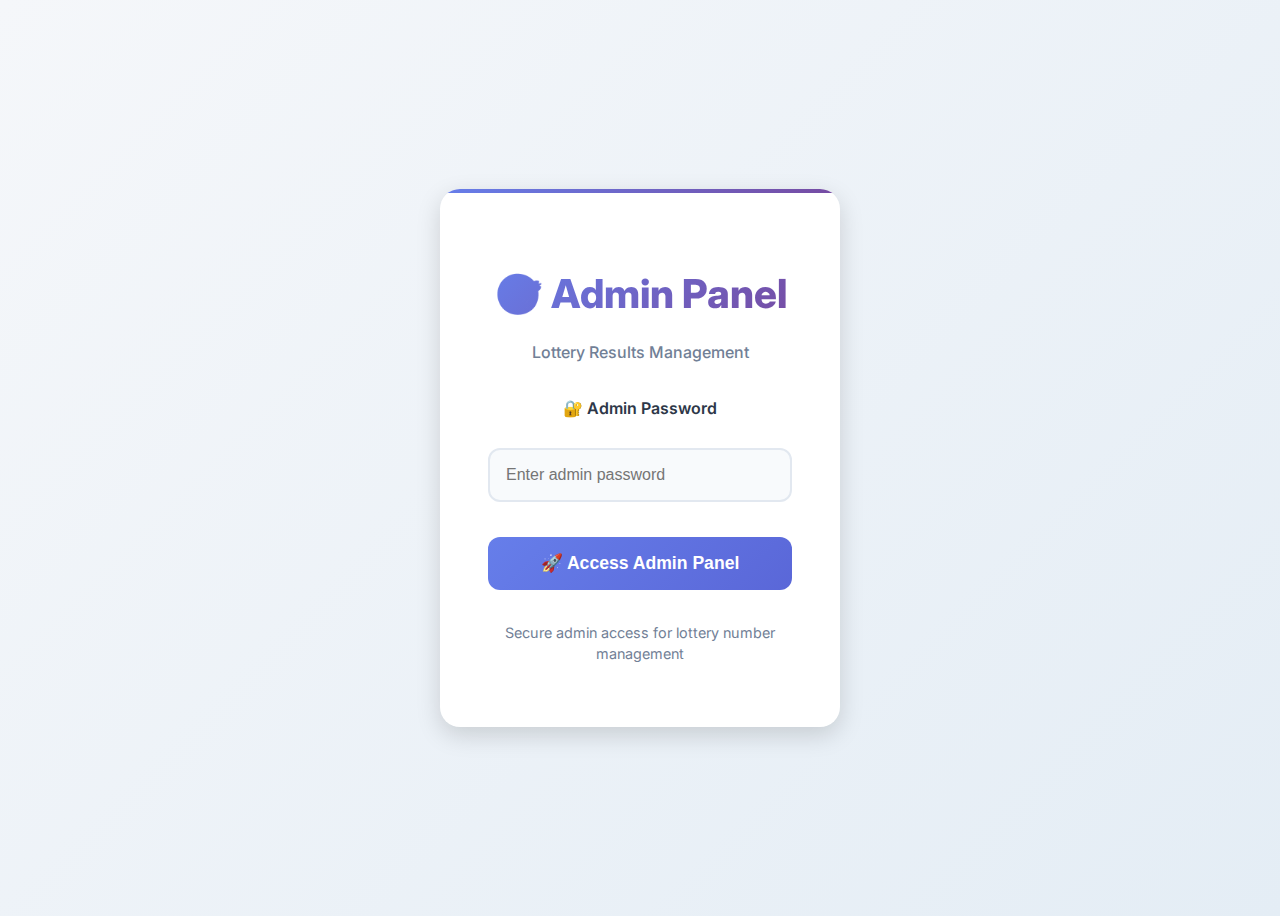
<file: admin.html>
<!DOCTYPE html>
<html lang="en">
<head>
    <meta charset="UTF-8">
    <meta name="viewport" content="width=device-width, initial-scale=1.0, user-scalable=yes">
    <meta http-equiv="X-UA-Compatible" content="IE=edge">
    <meta name="format-detection" content="telephone=no">
    <meta name="theme-color" content="#2c3e50">
    <meta name="apple-mobile-web-app-capable" content="yes">
    <meta name="apple-mobile-web-app-status-bar-style" content="default">
    <meta name="apple-mobile-web-app-title" content="Lottery Admin">
    <title>Lottery Results Admin Panel</title>
    <link rel="stylesheet" href="common.css">
    <link rel="stylesheet" href="admin-styles.css">
    <link rel="stylesheet" href="browser-compatibility.css">
    <link rel="stylesheet" href="mobile-optimization.css">
    <link rel="stylesheet" href="loading-effects.css">
    <link rel="icon" type="image/x-icon" href="favicon.ico">
</head>
<body>
    <!-- Login Screen -->
    <div id="login-screen" class="login-container">
        <div class="login-box">
            <div class="admin-logo">
                <h1>🎯 Admin Panel</h1>
                <p>Lottery Results Management</p>
            </div>
            <form id="login-form">
                <div class="input-group">
                    <label for="admin-password">🔐 Admin Password</label>
                    <input type="password" id="admin-password" placeholder="Enter admin password" required>
                </div>
                <button type="submit" class="login-btn">
                    <span class="btn-text">🚀 Access Admin Panel</span>
                </button>
            </form>
            <div class="login-footer">
                <p>Secure admin access for lottery number management</p>
            </div>
        </div>
    </div>

    <!-- Admin Dashboard -->
    <div id="admin-dashboard" class="dashboard-container" style="display: none;">
        <!-- Header -->
        <header class="admin-header">
            <div class="header-left">
                <h1>🎯 Lottery Admin Panel</h1>
                <p>Manage draw results and site settings</p>
            </div>
            <div class="header-right">
                <span id="last-update" class="update-time">Last update: Never</span>
                <button id="logout-btn" class="logout-btn">🚪 Logout</button>
            </div>
        </header>

        <!-- Navigation Tabs -->
        <nav class="admin-nav">
            <button class="nav-tab active" data-tab="results">📊 Update Results</button>
            <button class="nav-tab" data-tab="history">📋 History</button>
            <button class="nav-tab" data-tab="analytics">📈 Analytics</button>
            <button class="nav-tab" data-tab="settings">⚙️ Settings</button>
        </nav>

        <!-- Results Update Tab -->
        <div id="results-tab" class="tab-content active">
            <div class="admin-section">
                <div class="section-header">
                    <h2>🏆 Update Lottery Results</h2>
                    <div class="quick-actions">
                        <button id="load-current" class="action-btn">📥 Load Current Data</button>
                        <button id="clear-form" class="action-btn">🗑️ Clear Form</button>
                        <button id="import-from-text" class="action-btn">📄 Import from Text</button>
                    </div>
                </div>

                <form id="lottery-form">
                    <!-- Draw Info Section -->
                    <div class="form-section">
                        <h3>📅 Draw Information</h3>
                        <div class="form-grid">
                            <div class="form-group">
                                <label for="draw-date">Draw Date</label>
                                <input type="date" id="draw-date" required>
                            </div>
                            <div class="form-group">
                                <label for="draw-time">Draw Time</label>
                                <select id="draw-time" required>
                                    <option value="13:00">1:00 PM</option>
                                    <option value="18:00">6:00 PM</option>
                                    <option value="20:00">8:00 PM</option>
                                </select>
                            </div>
                        </div>
                        <div class="time-selector">
                            <label>🕐 Quick Time Selection:</label>
                            <div class="quick-time-buttons">
                                <button type="button" class="quick-time-btn active" data-time="13:00">📅 1:00 PM Draw</button>
                                <button type="button" class="quick-time-btn" data-time="18:00">🌅 6:00 PM Draw</button>
                                <button type="button" class="quick-time-btn" data-time="20:00">🌙 8:00 PM Draw</button>
                            </div>
                        </div>
                    </div>

                    <!-- First Prize Section -->
                    <div class="form-section">
                        <h3>🥇 First Prize</h3>
                        <div class="form-group">
                            <label for="first-prize">First Prize Number (Format: 65L29688)</label>
                            <input type="text" id="first-prize" placeholder="Enter first prize number" 
                                   pattern="[0-9]{2}[A-Z][0-9]{5}" maxlength="8" required>
                            <small>Format: 2 digits + 1 letter + 5 digits</small>
                        </div>
                        <div class="form-group">
                            <label for="consolation">Consolation Number (Last 5 digits)</label>
                            <input type="text" id="consolation" placeholder="Auto-generated" readonly>
                        </div>
                    </div>

                    <!-- Second Prize Section -->
                    <div class="form-section">
                        <h3>🥈 Second Prize (₹9,000/- each) - 10 Numbers Required</h3>
                        <div class="import-textarea-container">
                            <label for="second-textarea">Paste numbers (one per line or comma-separated):</label>
                            <textarea id="second-textarea" class="import-textarea" placeholder="Enter 10 five-digit numbers (e.g., 04347, 17943, ...)" rows="3"></textarea>
                            <button type="button" id="import-second" class="import-btn">📥 Import Second Prize Numbers</button>
                        </div>
                        <div class="prize-grid" id="second-prize-grid">
                            <!-- Will be populated by JavaScript -->
                        </div>
                    </div>

                    <!-- Third Prize Section -->
                    <div class="form-section">
                        <h3>🥉 Third Prize (₹450/- each) - 10 Numbers Required</h3>
                        <div class="import-textarea-container">
                            <label for="third-textarea">Paste numbers (one per line or comma-separated):</label>
                            <textarea id="third-textarea" class="import-textarea" placeholder="Enter 10 four-digit numbers (e.g., 0480, 1142, ...)" rows="3"></textarea>
                            <button type="button" id="import-third" class="import-btn">📥 Import Third Prize Numbers</button>
                        </div>
                        <div class="prize-grid" id="third-prize-grid">
                            <!-- Will be populated by JavaScript -->
                        </div>
                    </div>

                    <!-- Fourth Prize Section -->
                    <div class="form-section">
                        <h3>🏅 Fourth Prize (₹250/- each) - 10 Numbers Required</h3>
                        <div class="import-textarea-container">
                            <label for="fourth-textarea">Paste numbers (one per line or comma-separated):</label>
                            <textarea id="fourth-textarea" class="import-textarea" placeholder="Enter 10 four-digit numbers (e.g., 0718, 1333, ...)" rows="3"></textarea>
                            <button type="button" id="import-fourth" class="import-btn">📥 Import Fourth Prize Numbers</button>
                        </div>
                        <div class="prize-grid" id="fourth-prize-grid">
                            <!-- Will be populated by JavaScript -->
                        </div>
                    </div>

                    <!-- Fifth Prize Section -->
                    <div class="form-section">
                        <h3>🎖️ Fifth Prize (₹120/- each) - 100 Numbers Required</h3>
                        <div class="import-textarea-container">
                            <label for="fifth-textarea">Paste numbers (one per line or comma-separated):</label>
                            <textarea id="fifth-textarea" class="import-textarea" placeholder="Enter 100 four-digit numbers (e.g., 0145, 1572, ...)" rows="8"></textarea>
                            <button type="button" id="import-fifth" class="import-btn">📥 Import Fifth Prize Numbers</button>
                        </div>
                        <div class="fifth-prize-container">
                            <div class="prize-grid-large" id="fifth-prize-grid">
                                <!-- Will be populated by JavaScript -->
                            </div>
                        </div>
                    </div>

                    <!-- Action Buttons -->
                    <div class="form-actions">
                        <button type="button" id="preview-btn" class="preview-btn">👁️ Preview Changes</button>
                        <button type="submit" id="save-btn" class="save-btn">💾 Save & Update</button>
                        <button type="button" id="reset-btn" class="reset-btn">🔄 Reset Form</button>
                    </div>
                </form>
            </div>
        </div>

        <!-- History Tab -->
        <div id="history-tab" class="tab-content">
            <div class="admin-section">
                <div class="section-header">
                    <h2>📋 Draw History</h2>
                    <div class="quick-actions">
                        <button id="export-history" class="action-btn">📤 Export History</button>
                        <button id="backup-data" class="action-btn">💾 Create Backup</button>
                    </div>
                </div>
                <div id="history-list" class="history-container">
                    <!-- History will be populated here -->
                </div>
            </div>
        </div>

        <!-- Analytics Tab -->
        <div id="analytics-tab" class="tab-content">
            <div class="admin-section">
                <div class="section-header">
                    <h2>📈 Analytics Dashboard</h2>
                </div>
                <div class="analytics-grid">
                    <div class="stat-card">
                        <h3>🎯 Total Draws</h3>
                        <div class="stat-number" id="total-draws">0</div>
                    </div>
                    <div class="stat-card">
                        <h3>🔥 Most Frequent Numbers</h3>
                        <div id="frequent-numbers" class="number-list">Loading...</div>
                    </div>
                    <div class="stat-card">
                        <h3>📊 Prize Distribution</h3>
                        <div id="prize-stats" class="stats-list">Loading...</div>
                    </div>
                    <div class="stat-card">
                        <h3>⏰ Recent Activity</h3>
                        <div id="recent-activity" class="activity-list">Loading...</div>
                    </div>
                </div>
            </div>
        </div>

        <!-- Settings Tab -->
        <div id="settings-tab" class="tab-content">
            <div class="admin-section">
                <div class="section-header">
                    <h2>⚙️ System Settings</h2>
                </div>
                <div class="settings-grid">
                    <div class="setting-group">
                        <h3>🔐 Security Settings</h3>
                        <div class="form-group">
                            <label for="new-password">Change Admin Password</label>
                            <input type="password" id="new-password" placeholder="Enter new password">
                            <button type="button" id="change-password" class="setting-btn">Update Password</button>
                        </div>
                    </div>
                    <div class="setting-group">
                        <h3>🎨 Display Settings</h3>
                        <div class="form-group">
                            <label for="site-title">Site Title</label>
                            <input type="text" id="site-title" value="Official Lottery Results">
                            <button type="button" id="update-title" class="setting-btn">Update Title</button>
                        </div>
                    </div>
                    <div class="setting-group">
                        <h3>📱 AdSense Settings</h3>
                        <div class="form-group">
                            <label for="adsense-id">Publisher ID</label>
                            <input type="text" id="adsense-id" placeholder="ca-pub-XXXXXXXXXX">
                            <button type="button" id="update-adsense" class="setting-btn">Update AdSense</button>
                        </div>
                    </div>
                </div>
            </div>
        </div>
    </div>

    <!-- Preview Modal -->
    <div id="preview-modal" class="modal-overlay" style="display: none;">
        <div class="modal-content">
            <div class="modal-header">
                <h2>👁️ Preview Changes</h2>
                <button id="close-preview" class="close-btn">✖️</button>
            </div>
            <div class="modal-body" id="preview-content">
                <!-- Preview content will be inserted here -->
            </div>
            <div class="modal-footer">
                <button id="confirm-save" class="confirm-btn">✅ Confirm & Save</button>
                <button id="cancel-preview" class="cancel-btn">❌ Cancel</button>
            </div>
        </div>
    </div>

    <!-- Success/Error Notifications -->
    <div id="notification" class="notification" style="display: none;"></div>

    <!-- Browser compatibility scripts -->
    <script src="polyfills.js"></script>
    <script src="utils.js"></script>
    <script src="loading-utils.js"></script>
    
    <!-- Feature detection for admin script -->
    <script>
      // Feature detection for modern JS support
      if (typeof Promise === 'undefined' || typeof fetch === 'undefined' || typeof Array.prototype.includes === 'undefined') {
        // Load ES5 compatible version if needed (would need to be created)
        document.write('<script src="admin-script.js"><\/script>');
        console.warn('Loading admin script on older browser - some features may be limited');
      } else {
        // Load modern version
        document.write('<script src="admin-script.js"><\/script>');
      }
    </script>
    
    <!-- Fallback for very old browsers -->
    <noscript>
      <p>This admin panel requires JavaScript to function. Please enable JavaScript in your browser.</p>
    </noscript>
</body>
</html>
</file>
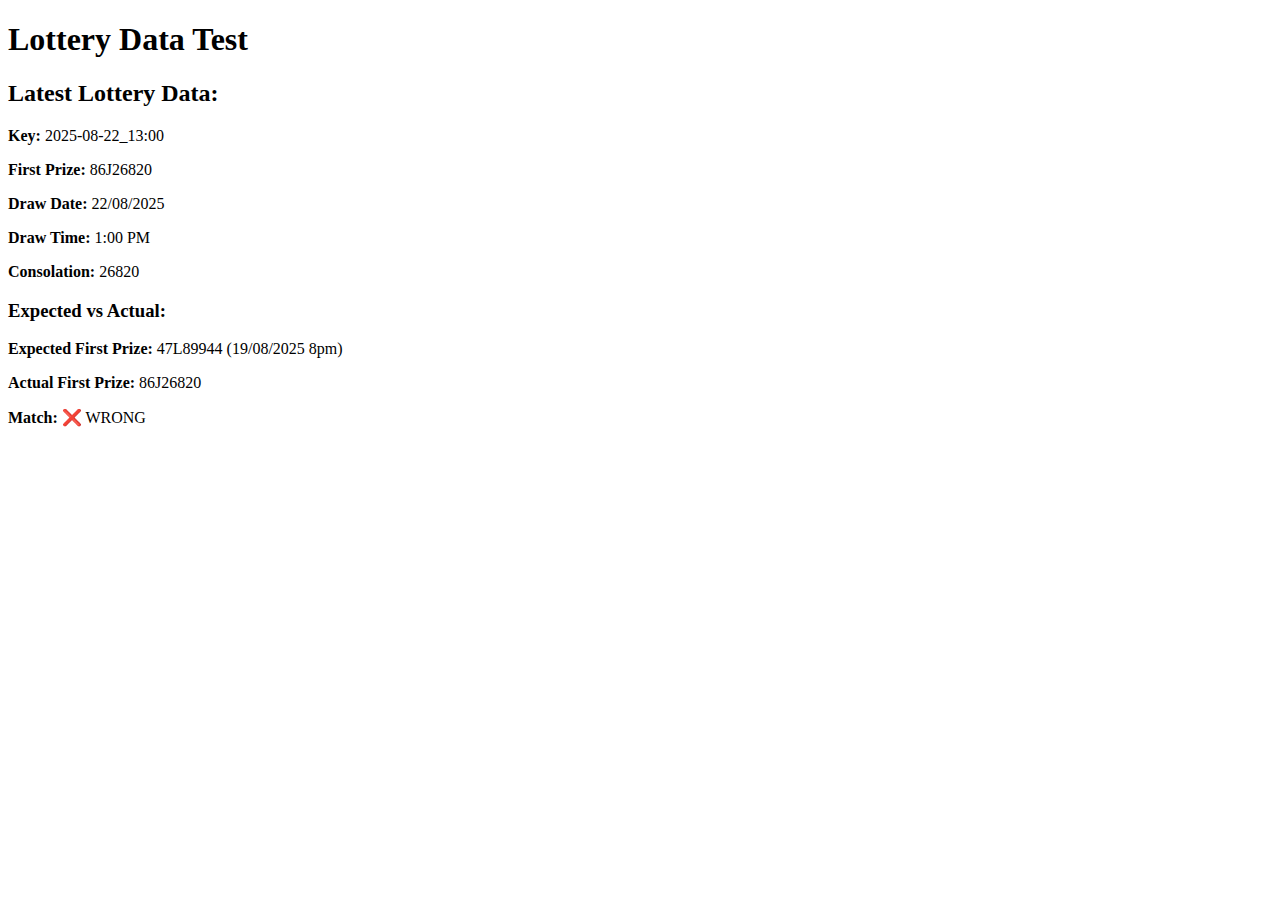
<file: cache-buster.html>
<!DOCTYPE html>
<html lang="en">
<head>
    <meta charset="UTF-8">
    <meta name="viewport" content="width=device-width, initial-scale=1.0">
    <title>Lottery Data Test</title>
    <meta http-equiv="Cache-Control" content="no-cache, no-store, must-revalidate">
    <meta http-equiv="Pragma" content="no-cache">
    <meta http-equiv="Expires" content="0">
</head>
<body>
    <h1>Lottery Data Test</h1>
    <div id="test-results"></div>
    
    <script src="draws-data.js?v=20250831"></script>
    <script>
        console.log('=== LOTTERY DATA TEST ===');
        console.log('allDrawsData keys:', Object.keys(allDrawsData));
        
        // Find the latest entry
        const keys = Object.keys(allDrawsData);
        keys.sort((a, b) => {
            const [dateA, timeA] = a.split('_');
            const [dateB, timeB] = b.split('_');
            const dateCompare = new Date(dateB) - new Date(dateA);
            if (dateCompare !== 0) return dateCompare;
            
            const timeWeights = { '13:00': 1, '18:00': 2, '20:00': 3 };
            return timeWeights[timeB] - timeWeights[timeA];
        });
        
        const latestKey = keys[0];
        const latestData = allDrawsData[latestKey];
        
        console.log('Latest key:', latestKey);
        console.log('Latest data:', latestData);
        
        document.getElementById('test-results').innerHTML = `
            <h2>Latest Lottery Data:</h2>
            <p><strong>Key:</strong> ${latestKey}</p>
            <p><strong>First Prize:</strong> ${latestData.firstPrize}</p>
            <p><strong>Draw Date:</strong> ${latestData.drawDate}</p>
            <p><strong>Draw Time:</strong> ${latestData.drawTime}</p>
            <p><strong>Consolation:</strong> ${latestData.consolation}</p>
            
            <h3>Expected vs Actual:</h3>
            <p><strong>Expected First Prize:</strong> 47L89944 (19/08/2025 8pm)</p>
            <p><strong>Actual First Prize:</strong> ${latestData.firstPrize}</p>
            <p><strong>Match:</strong> ${latestData.firstPrize === '47L89944' ? '✅ CORRECT' : '❌ WRONG'}</p>
        `;
    </script>
</body>
</html>
</file>
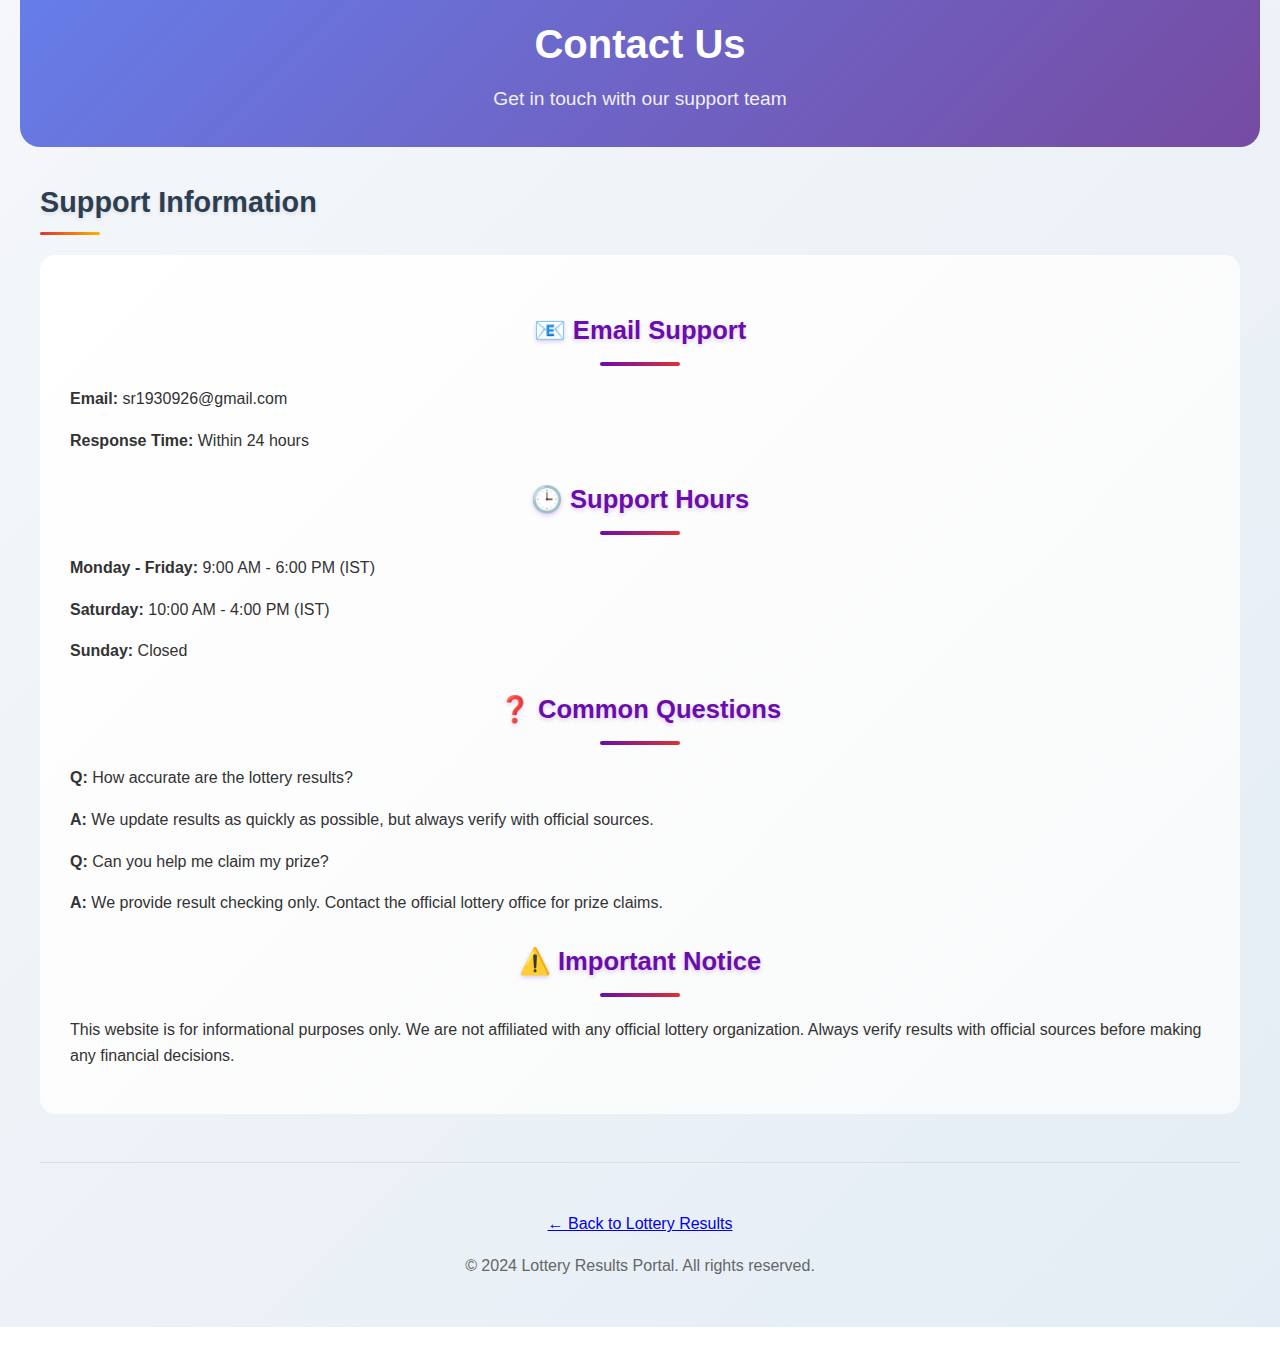
<file: contact.html>
<!DOCTYPE html>
<html lang="en">
<head>
    <meta charset="UTF-8">
    <meta name="viewport" content="width=device-width, initial-scale=1.0">
    <title>Contact Us - Lottery Results Portal</title>
    <link rel="stylesheet" href="styles.css">
</head>
<body>
    <header>
        <h1>Contact Us</h1>
        <p>Get in touch with our support team</p>
    </header>
    
    <main>
        <section>
            <h2>Support Information</h2>
            <div style="background: linear-gradient(135deg, #ffffff 0%, #f8f9fa 100%); padding: 30px; border-radius: 15px; margin: 20px 0;">
                <h3>📧 Email Support</h3>
                <p><strong>Email:</strong> sr1930926@gmail.com</p>
                <p><strong>Response Time:</strong> Within 24 hours</p>
                
                <h3>🕒 Support Hours</h3>
                <p><strong>Monday - Friday:</strong> 9:00 AM - 6:00 PM (IST)</p>
                <p><strong>Saturday:</strong> 10:00 AM - 4:00 PM (IST)</p>
                <p><strong>Sunday:</strong> Closed</p>
                
                <h3>❓ Common Questions</h3>
                <p><strong>Q:</strong> How accurate are the lottery results?</p>
                <p><strong>A:</strong> We update results as quickly as possible, but always verify with official sources.</p>
                
                <p><strong>Q:</strong> Can you help me claim my prize?</p>
                <p><strong>A:</strong> We provide result checking only. Contact the official lottery office for prize claims.</p>
                
                <h3>⚠️ Important Notice</h3>
                <p>This website is for informational purposes only. We are not affiliated with any official lottery organization. Always verify results with official sources before making any financial decisions.</p>
            </div>
        </section>
    </main>
    
    <footer>
        <p><a href="index.html">← Back to Lottery Results</a></p>
        <p>&copy; 2024 Lottery Results Portal. All rights reserved.</p>
    </footer>
</body>
</html>
</file>
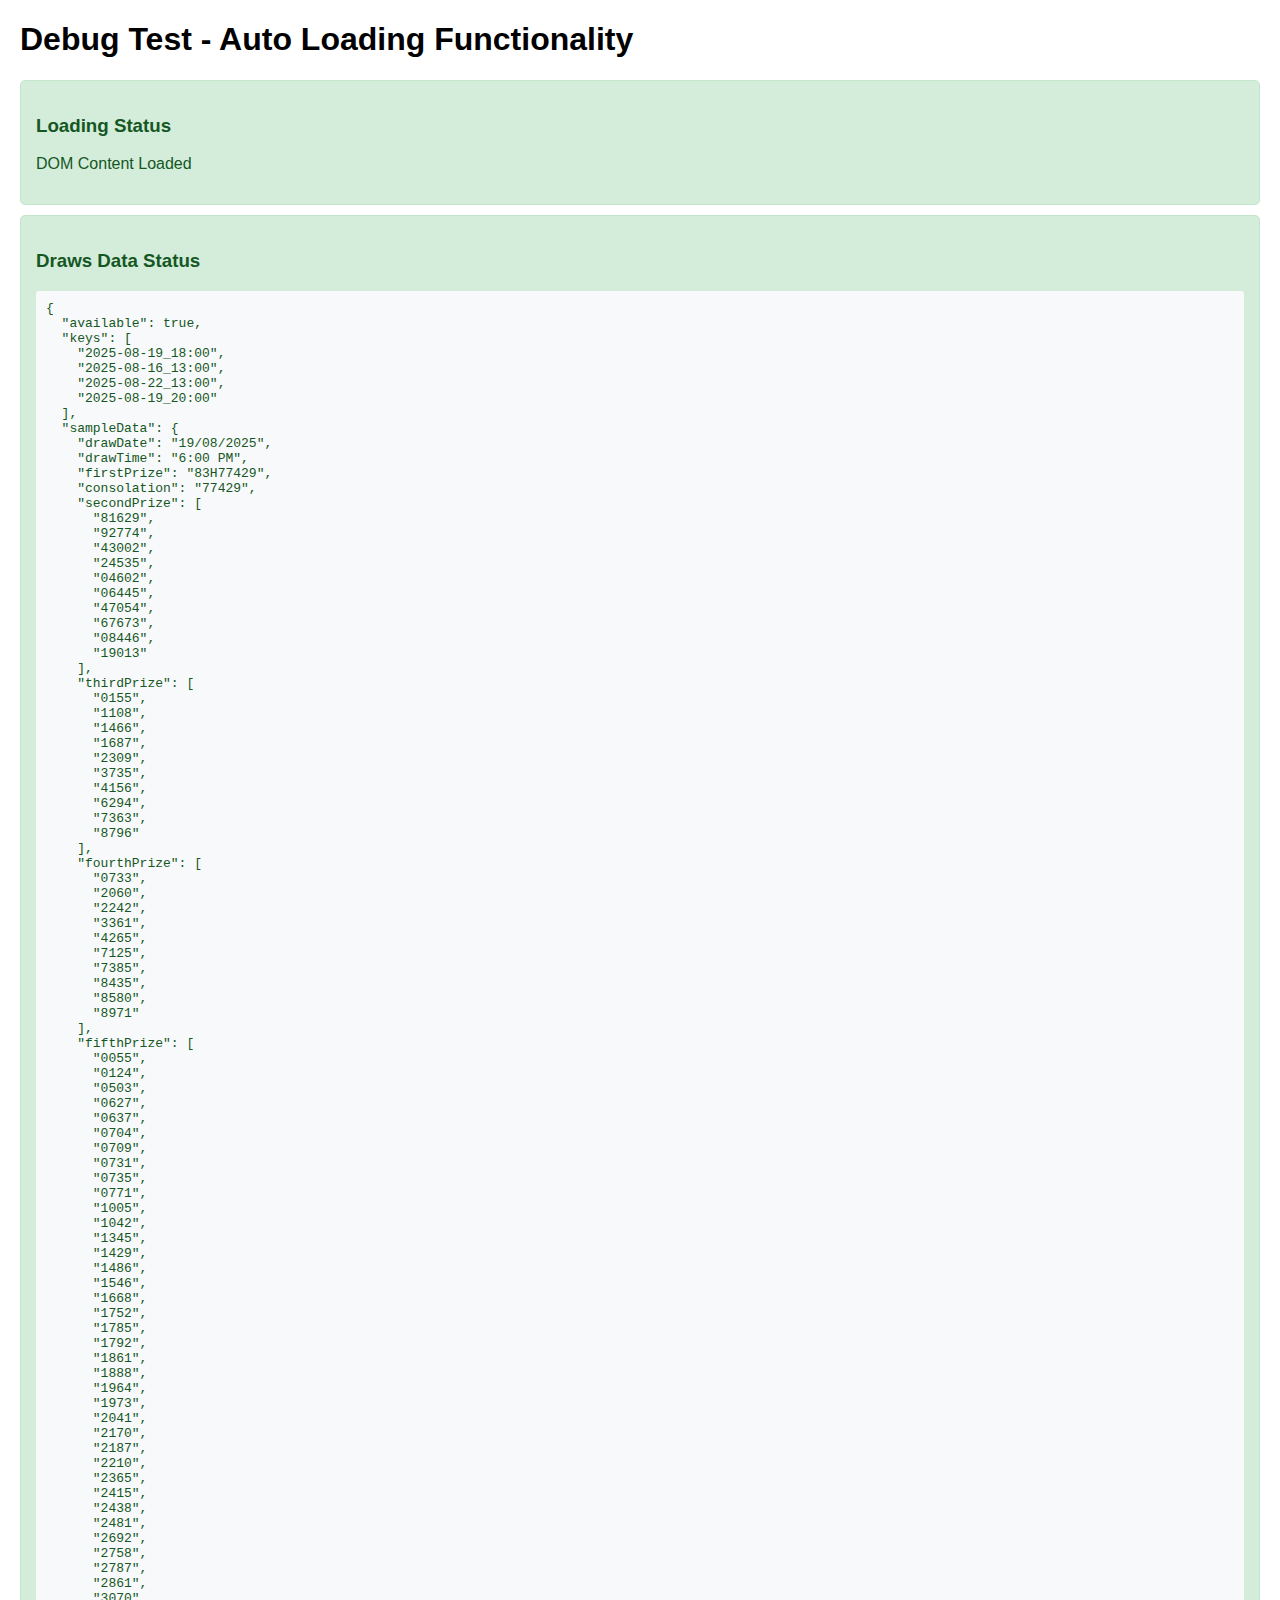
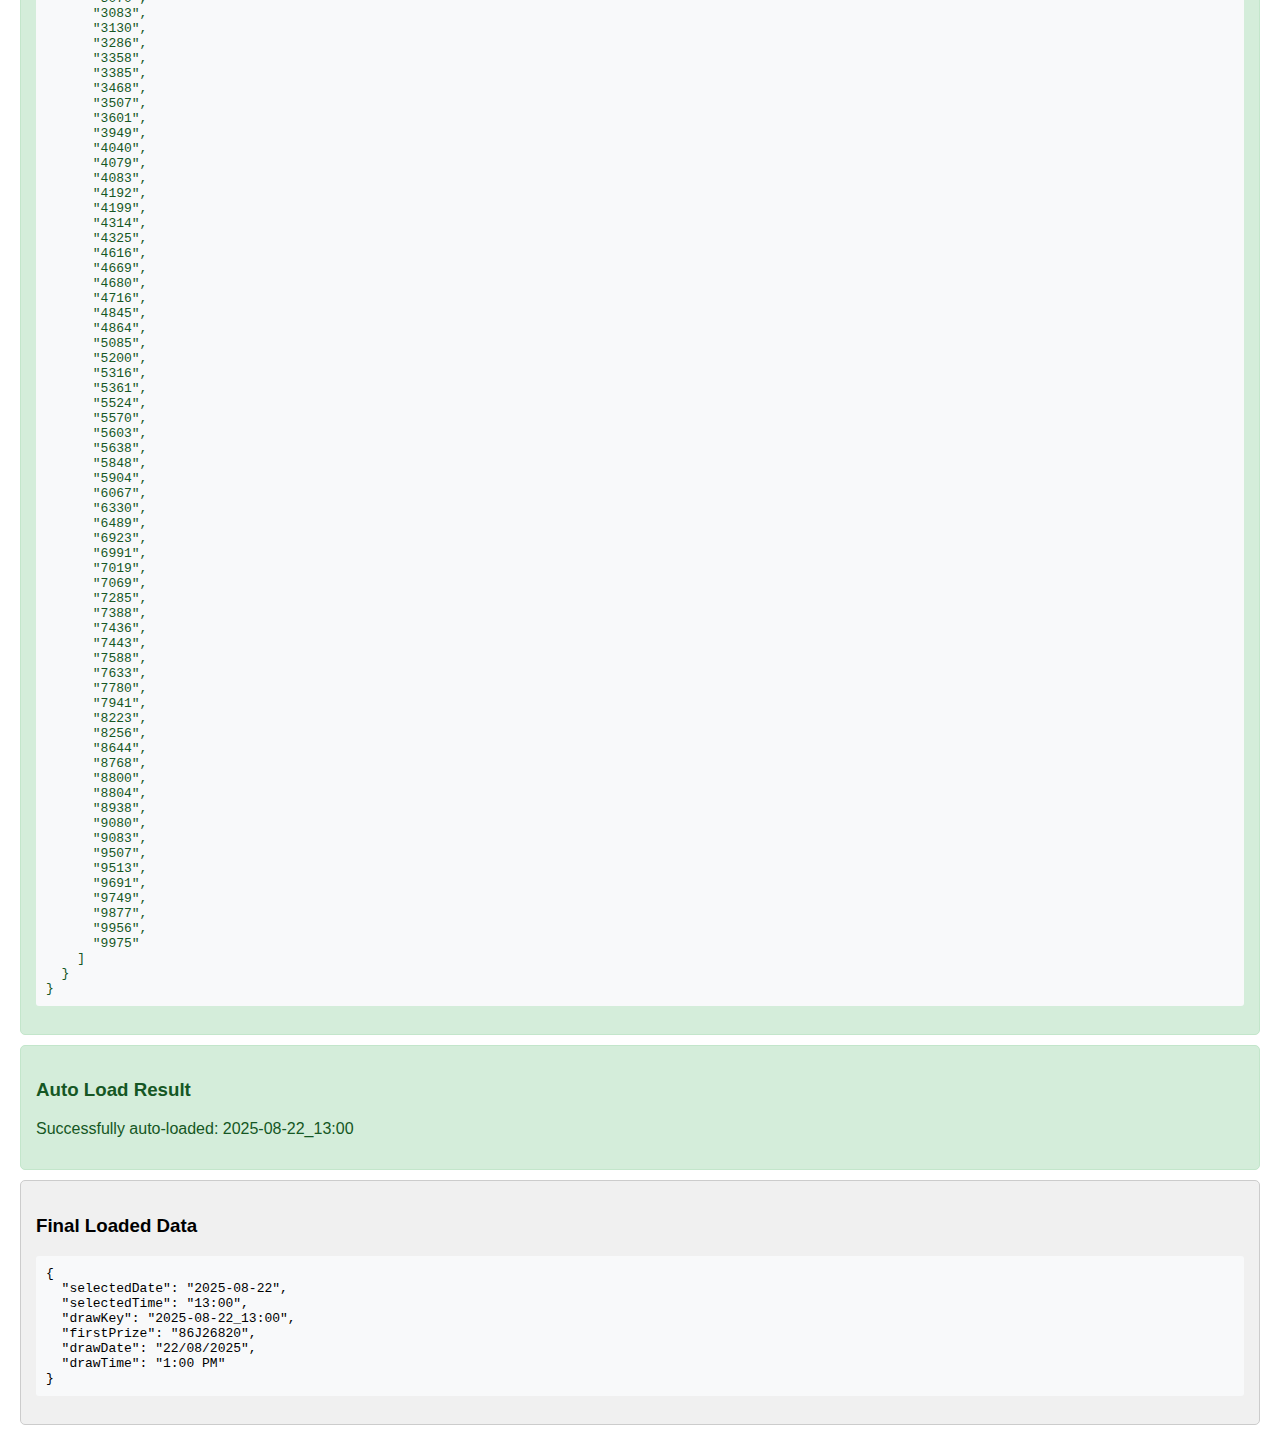
<file: debug-test.html>
<!DOCTYPE html>
<html lang="en">
<head>
    <meta charset="UTF-8">
    <meta name="viewport" content="width=device-width, initial-scale=1.0">
    <title>Debug Test - Auto Loading</title>
    <style>
        body { font-family: Arial, sans-serif; margin: 20px; }
        .debug-box { background: #f0f0f0; border: 1px solid #ccc; padding: 15px; margin: 10px 0; border-radius: 5px; }
        .success { background: #d4edda; border-color: #c3e6cb; color: #155724; }
        .error { background: #f8d7da; border-color: #f5c6cb; color: #721c24; }
        .info { background: #d1ecf1; border-color: #bee5eb; color: #0c5460; }
        pre { background: #f8f9fa; padding: 10px; border-radius: 3px; overflow-x: auto; }
    </style>
</head>
<body>
    <h1>Debug Test - Auto Loading Functionality</h1>
    
    <div id="loading-status" class="debug-box">
        <h3>Loading Status</h3>
        <p>Initializing...</p>
    </div>
    
    <div id="draws-data-status" class="debug-box">
        <h3>Draws Data Status</h3>
        <p>Checking...</p>
    </div>
    
    <div id="auto-load-result" class="debug-box">
        <h3>Auto Load Result</h3>
        <p>Waiting for auto-load...</p>
    </div>
    
    <div id="final-state" class="debug-box">
        <h3>Final State</h3>
        <p>Not loaded yet</p>
    </div>

    <!-- Load scripts in the same order as main site -->
    <script src="draws-data.js"></script>
    <script src="utils.js"></script>
    
    <script>
        // Debug variables
        let selectedDate = '';
        let selectedTime = '13:00';
        let prizeNumbers = {};
        
        // Debug function to update status
        function updateStatus(elementId, message, type = 'info') {
            const element = document.getElementById(elementId);
            element.className = `debug-box ${type}`;
            element.innerHTML = `<h3>${element.querySelector('h3').textContent}</h3><p>${message}</p>`;
        }
        
        // Debug function to show object as JSON
        function showObject(elementId, title, obj) {
            const element = document.getElementById(elementId);
            element.innerHTML = `<h3>${title}</h3><pre>${JSON.stringify(obj, null, 2)}</pre>`;
        }
        
        document.addEventListener('DOMContentLoaded', function() {
            updateStatus('loading-status', 'DOM Content Loaded', 'success');
            
            // Check if allDrawsData is available
            setTimeout(function() {
                if (typeof allDrawsData !== 'undefined') {
                    updateStatus('draws-data-status', `allDrawsData found with ${Object.keys(allDrawsData).length} entries`, 'success');
                    showObject('draws-data-status', 'Draws Data Status', {
                        available: true,
                        keys: Object.keys(allDrawsData),
                        sampleData: Object.keys(allDrawsData).length > 0 ? allDrawsData[Object.keys(allDrawsData)[0]] : null
                    });
                } else {
                    updateStatus('draws-data-status', 'allDrawsData is not defined!', 'error');
                }
                
                // Test auto-loading
                testAutoLoad();
            }, 200);
        });
        
        async function testAutoLoad() {
            updateStatus('auto-load-result', 'Starting auto-load test...', 'info');
            
            try {
                // Test finding latest from draws data
                if (typeof allDrawsData !== 'undefined' && Object.keys(allDrawsData).length > 0) {
                    const latest = findLatestFromDrawsData();
                    if (latest) {
                        selectedDate = latest.date;
                        selectedTime = latest.time;
                        
                        // Try to load the data
                        const drawKey = `${selectedDate}_${selectedTime}`;
                        if (allDrawsData[drawKey]) {
                            prizeNumbers = allDrawsData[drawKey];
                            updateStatus('auto-load-result', `Successfully auto-loaded: ${drawKey}`, 'success');
                            showObject('final-state', 'Final Loaded Data', {
                                selectedDate,
                                selectedTime,
                                drawKey,
                                firstPrize: prizeNumbers.firstPrize,
                                drawDate: prizeNumbers.drawDate,
                                drawTime: prizeNumbers.drawTime
                            });
                        } else {
                            updateStatus('auto-load-result', `Found latest key ${drawKey} but no data found`, 'error');
                        }
                    } else {
                        updateStatus('auto-load-result', 'No latest data found from draws-data.js', 'error');
                    }
                } else {
                    updateStatus('auto-load-result', 'allDrawsData not available for testing', 'error');
                }
            } catch (error) {
                updateStatus('auto-load-result', `Error during auto-load: ${error.message}`, 'error');
            }
        }
        
        // Copy of the function from main script
        function findLatestFromDrawsData() {
            if (!allDrawsData || Object.keys(allDrawsData).length === 0) {
                return null;
            }
            
            const drawKeys = Object.keys(allDrawsData);
            const parsedDates = drawKeys.map(key => {
                const [dateStr, timeStr] = key.split('_');
                const date = new Date(dateStr);
                return {
                    originalKey: key,
                    date: date,
                    dateStr: dateStr,
                    timeStr: timeStr,
                    timestamp: date.getTime() + getTimeWeight(timeStr)
                };
            }).filter(item => !isNaN(item.date.getTime()));
            
            // Sort by date and time (latest first)
            parsedDates.sort((a, b) => b.timestamp - a.timestamp);
            
            if (parsedDates.length > 0) {
                const latest = parsedDates[0];
                return {
                    date: latest.dateStr,
                    time: latest.timeStr
                };
            }
            
            return null;
        }
        
        function getTimeWeight(timeStr) {
            switch (timeStr) {
                case '13:00': return 1;
                case '18:00': return 2;
                case '20:00': return 3;
                default: return 0;
            }
        }
    </script>
</body>
</html>
</file>
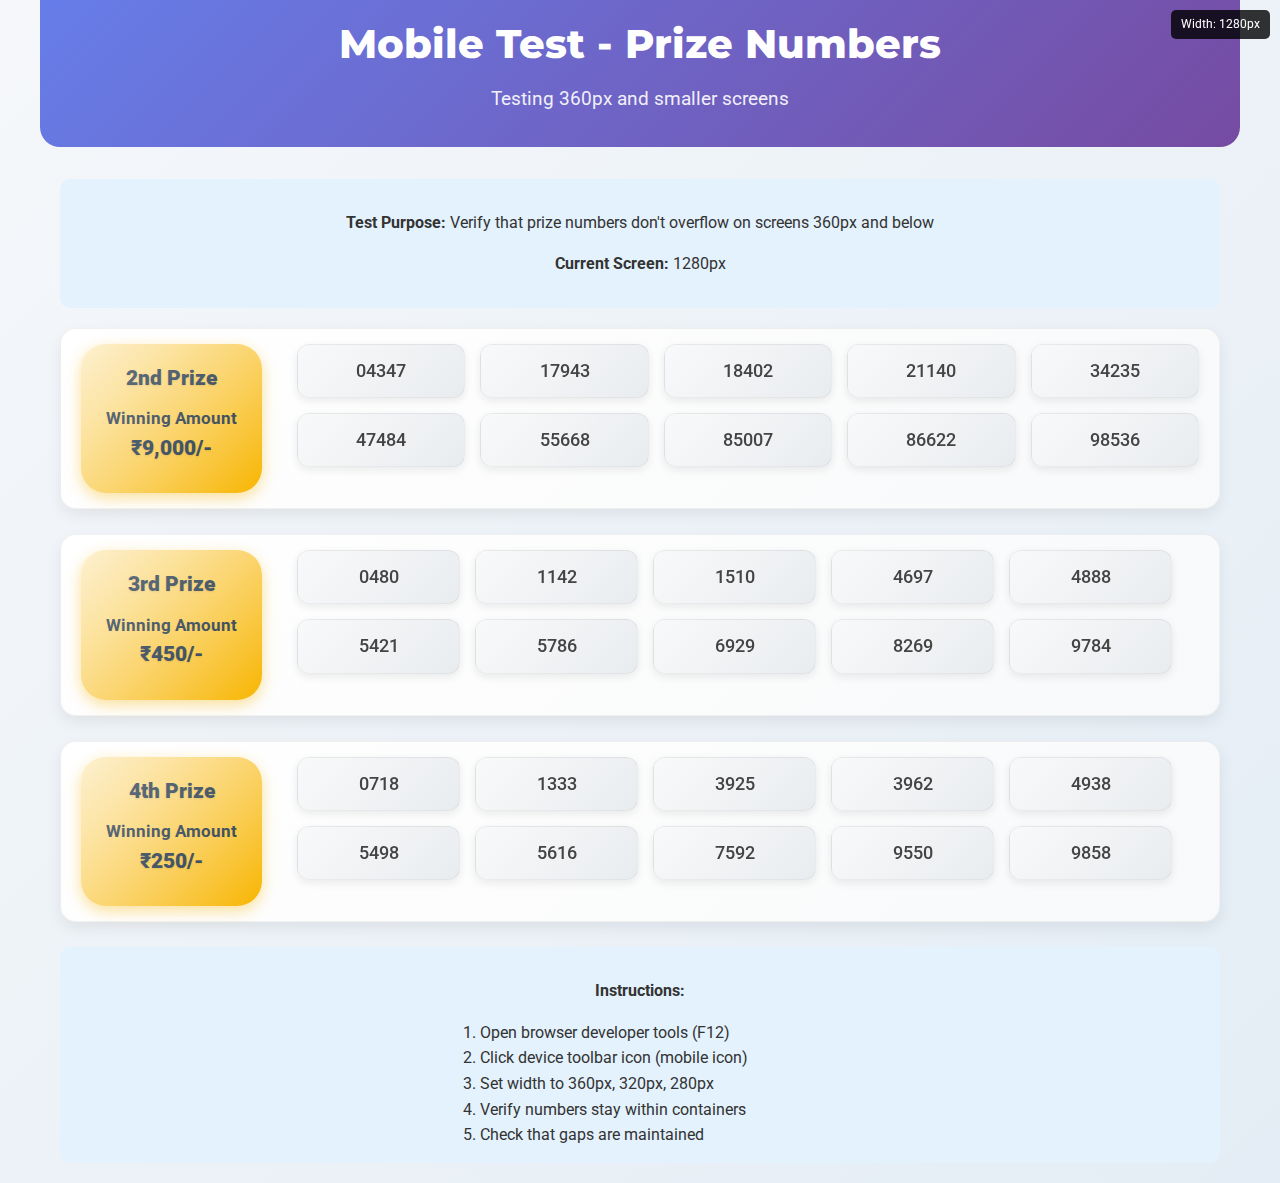
<file: mobile-test.html>
<!DOCTYPE html>
<html lang="en">
<head>
    <meta charset="UTF-8">
    <meta name="viewport" content="width=device-width, initial-scale=1.0">
    <title>Mobile Test - Prize Numbers</title>
    <link rel="stylesheet" href="common.css">
    <link rel="stylesheet" href="styles.css">
    <link rel="stylesheet" href="mobile-optimization.css">
    <style>
        /* Additional test styles for demonstration */
        .test-info {
            background: #e3f2fd;
            padding: 15px;
            border-radius: 10px;
            margin: 20px 0;
            text-align: center;
        }
        .screen-width {
            position: fixed;
            top: 10px;
            right: 10px;
            background: rgba(0,0,0,0.8);
            color: white;
            padding: 5px 10px;
            border-radius: 5px;
            font-size: 12px;
            z-index: 1000;
        }
    </style>
</head>
<body>
    <div class="screen-width" id="screen-width">Width: <span id="width-value"></span>px</div>
    
    <header>
        <h1>Mobile Test - Prize Numbers</h1>
        <p>Testing 360px and smaller screens</p>
    </header>

    <main>
        <div class="test-info">
            <p><strong>Test Purpose:</strong> Verify that prize numbers don't overflow on screens 360px and below</p>
            <p><strong>Current Screen:</strong> <span id="current-width"></span>px</p>
        </div>

        <!-- Test 2nd Prize Section -->
        <section class="prize-row" aria-label="Second Prize Results">
            <div class="prize-info">
                <strong>2nd Prize</strong>
                <span>Winning Amount</span>
                <strong>₹9,000/-</strong>
            </div>
            <div class="prize-numbers" id="second-prize-numbers">
                <span>04347</span><span>17943</span><span>18402</span><span>21140</span><span>34235</span>
                <span>47484</span><span>55668</span><span>85007</span><span>86622</span><span>98536</span>
            </div>
        </section>

        <!-- Test 3rd Prize Section -->
        <section class="prize-row" aria-label="Third Prize Results">
            <div class="prize-info">
                <strong>3rd Prize</strong>
                <span>Winning Amount</span>
                <strong>₹450/-</strong>
            </div>
            <div class="prize-numbers" id="third-prize-numbers">
                <span>0480</span><span>1142</span><span>1510</span><span>4697</span><span>4888</span>
                <span>5421</span><span>5786</span><span>6929</span><span>8269</span><span>9784</span>
            </div>
        </section>

        <!-- Test 4th Prize Section -->
        <section class="prize-row" aria-label="Fourth Prize Results">
            <div class="prize-info">
                <strong>4th Prize</strong>
                <span>Winning Amount</span>
                <strong>₹250/-</strong>
            </div>
            <div class="prize-numbers" id="fourth-prize-numbers">
                <span>0718</span><span>1333</span><span>3925</span><span>3962</span><span>4938</span>
                <span>5498</span><span>5616</span><span>7592</span><span>9550</span><span>9858</span>
            </div>
        </section>

        <div class="test-info">
            <p><strong>Instructions:</strong></p>
            <ol style="text-align: left; max-width: 400px; margin: 0 auto;">
                <li>Open browser developer tools (F12)</li>
                <li>Click device toolbar icon (mobile icon)</li>
                <li>Set width to 360px, 320px, 280px</li>
                <li>Verify numbers stay within containers</li>
                <li>Check that gaps are maintained</li>
            </ol>
        </div>
    </main>

    <script>
        // Display current screen width
        function updateScreenWidth() {
            const width = window.innerWidth;
            document.getElementById('width-value').textContent = width;
            document.getElementById('current-width').textContent = width;
            
            // Add visual indicator for very small screens
            if (width <= 360) {
                document.body.style.border = '3px solid #ff4444';
                document.querySelector('.test-info').innerHTML += 
                    '<p style="color: #ff4444; font-weight: bold;">🔴 VERY SMALL SCREEN MODE ACTIVE</p>';
            } else {
                document.body.style.border = 'none';
            }
        }
        
        // Update on load and resize
        window.addEventListener('load', updateScreenWidth);
        window.addEventListener('resize', updateScreenWidth);
        
        // Initial call
        updateScreenWidth();
    </script>
</body>
</html>
</file>
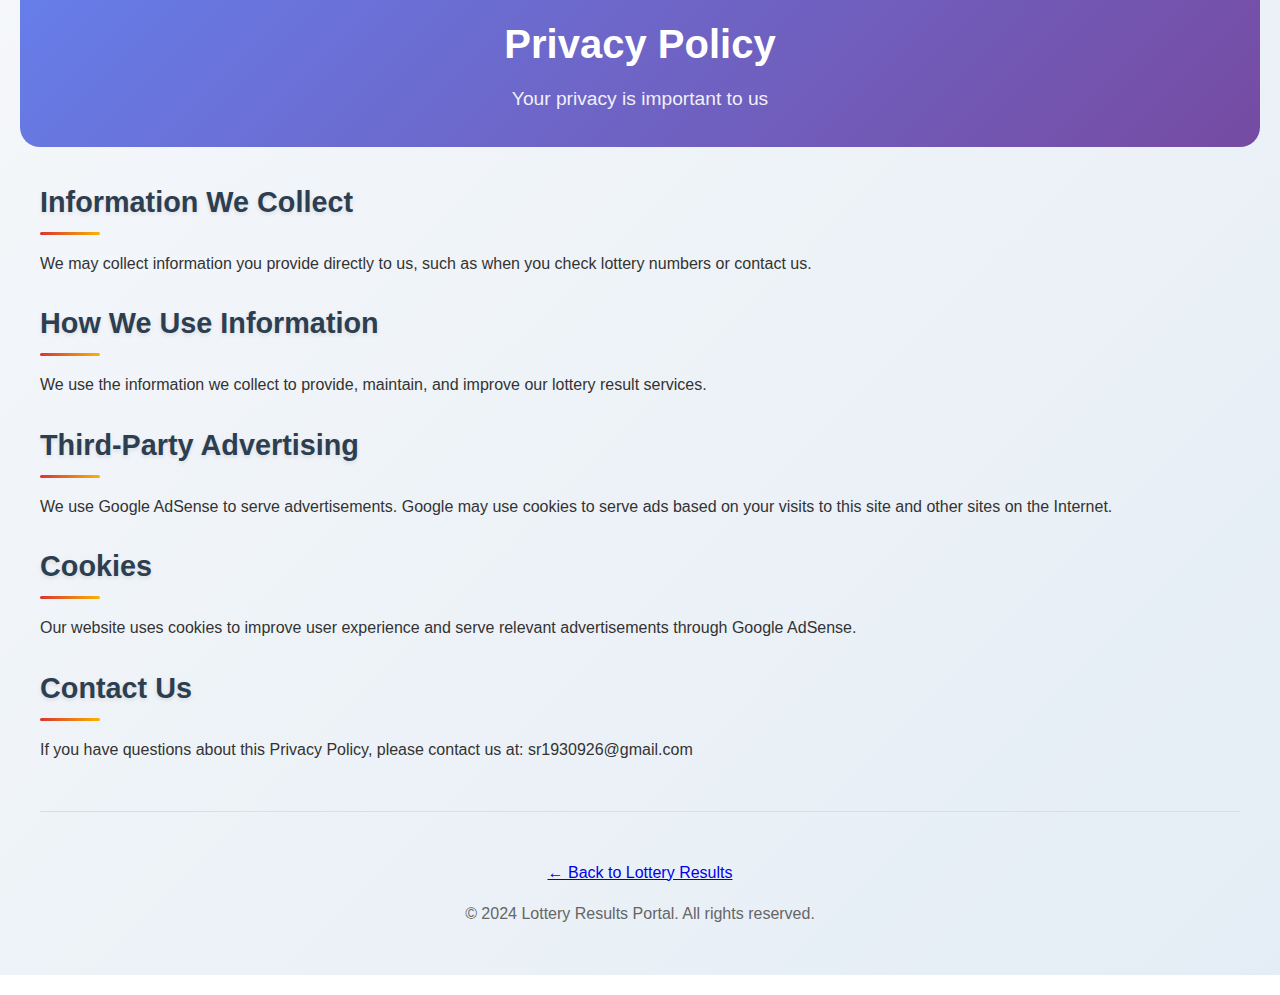
<file: privacy-policy.html>
<!DOCTYPE html>
<html lang="en">
<head>
    <meta charset="UTF-8">
    <meta name="viewport" content="width=device-width, initial-scale=1.0">
    <title>Privacy Policy - Lottery Results Portal</title>
    <link rel="stylesheet" href="styles.css">
</head>
<body>
    <header>
        <h1>Privacy Policy</h1>
        <p>Your privacy is important to us</p>
    </header>
    
    <main>
        <section>
            <h2>Information We Collect</h2>
            <p>We may collect information you provide directly to us, such as when you check lottery numbers or contact us.</p>
            
            <h2>How We Use Information</h2>
            <p>We use the information we collect to provide, maintain, and improve our lottery result services.</p>
            
            <h2>Third-Party Advertising</h2>
            <p>We use Google AdSense to serve advertisements. Google may use cookies to serve ads based on your visits to this site and other sites on the Internet.</p>
            
            <h2>Cookies</h2>
            <p>Our website uses cookies to improve user experience and serve relevant advertisements through Google AdSense.</p>
            
            <h2>Contact Us</h2>
            <p>If you have questions about this Privacy Policy, please contact us at: sr1930926@gmail.com</p>
        </section>
    </main>
    
    <footer>
        <p><a href="index.html">← Back to Lottery Results</a></p>
        <p>&copy; 2024 Lottery Results Portal. All rights reserved.</p>
    </footer>
</body>
</html>
</file>
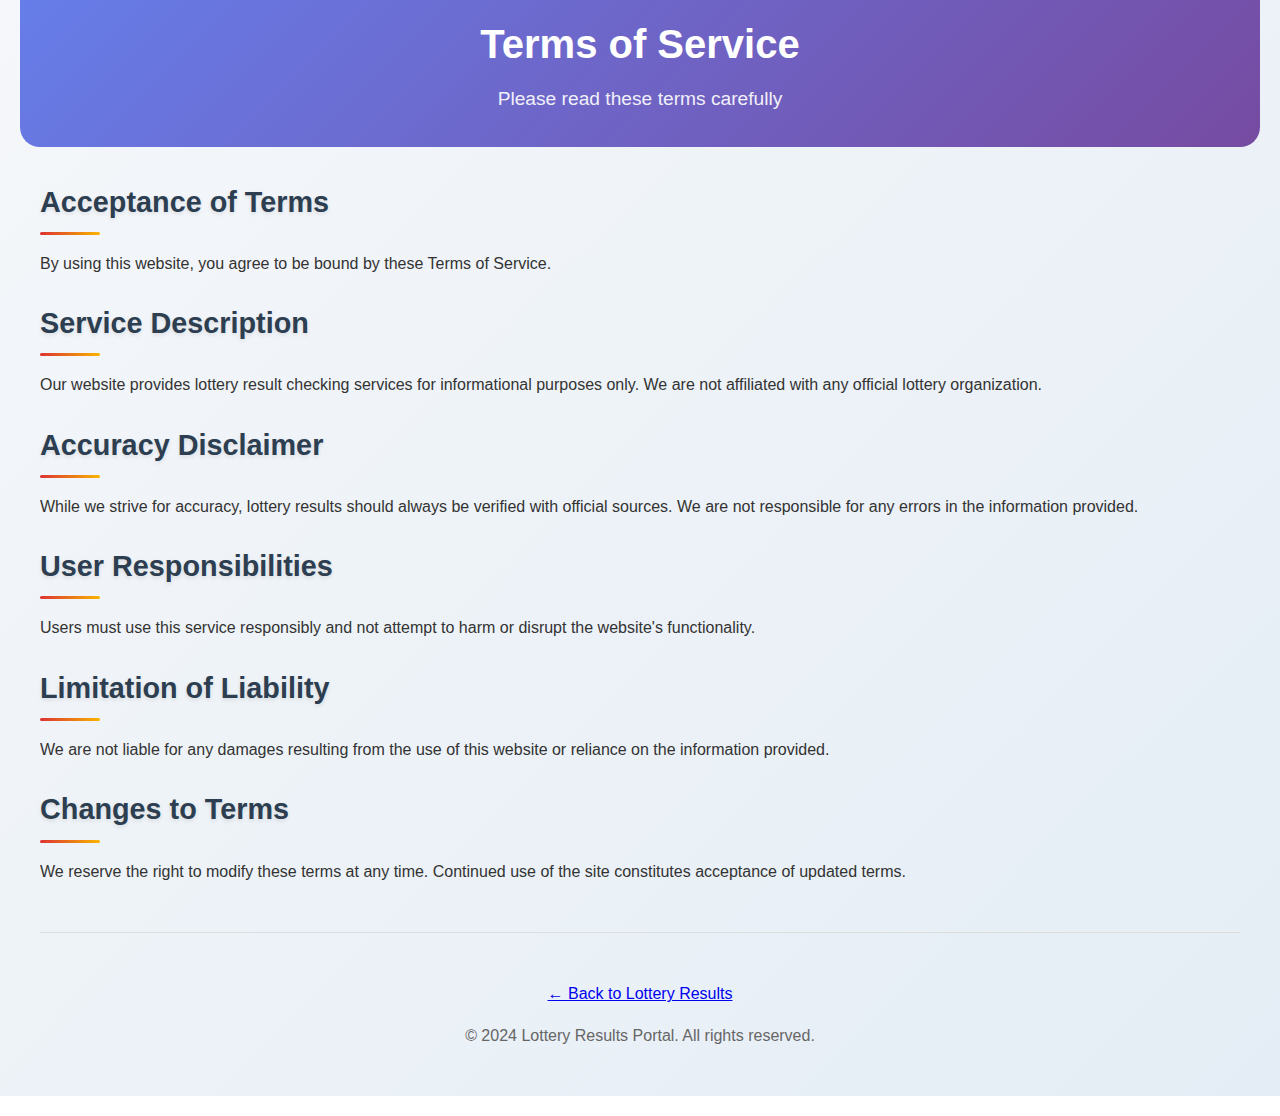
<file: terms-of-service.html>
<!DOCTYPE html>
<html lang="en">
<head>
    <meta charset="UTF-8">
    <meta name="viewport" content="width=device-width, initial-scale=1.0">
    <title>Terms of Service - Lottery Results Portal</title>
    <link rel="stylesheet" href="styles.css">
</head>
<body>
    <header>
        <h1>Terms of Service</h1>
        <p>Please read these terms carefully</p>
    </header>
    
    <main>
        <section>
            <h2>Acceptance of Terms</h2>
            <p>By using this website, you agree to be bound by these Terms of Service.</p>
            
            <h2>Service Description</h2>
            <p>Our website provides lottery result checking services for informational purposes only. We are not affiliated with any official lottery organization.</p>
            
            <h2>Accuracy Disclaimer</h2>
            <p>While we strive for accuracy, lottery results should always be verified with official sources. We are not responsible for any errors in the information provided.</p>
            
            <h2>User Responsibilities</h2>
            <p>Users must use this service responsibly and not attempt to harm or disrupt the website's functionality.</p>
            
            <h2>Limitation of Liability</h2>
            <p>We are not liable for any damages resulting from the use of this website or reliance on the information provided.</p>
            
            <h2>Changes to Terms</h2>
            <p>We reserve the right to modify these terms at any time. Continued use of the site constitutes acceptance of updated terms.</p>
        </section>
    </main>
    
    <footer>
        <p><a href="index.html">← Back to Lottery Results</a></p>
        <p>&copy; 2024 Lottery Results Portal. All rights reserved.</p>
    </footer>
</body>
</html>
</file>
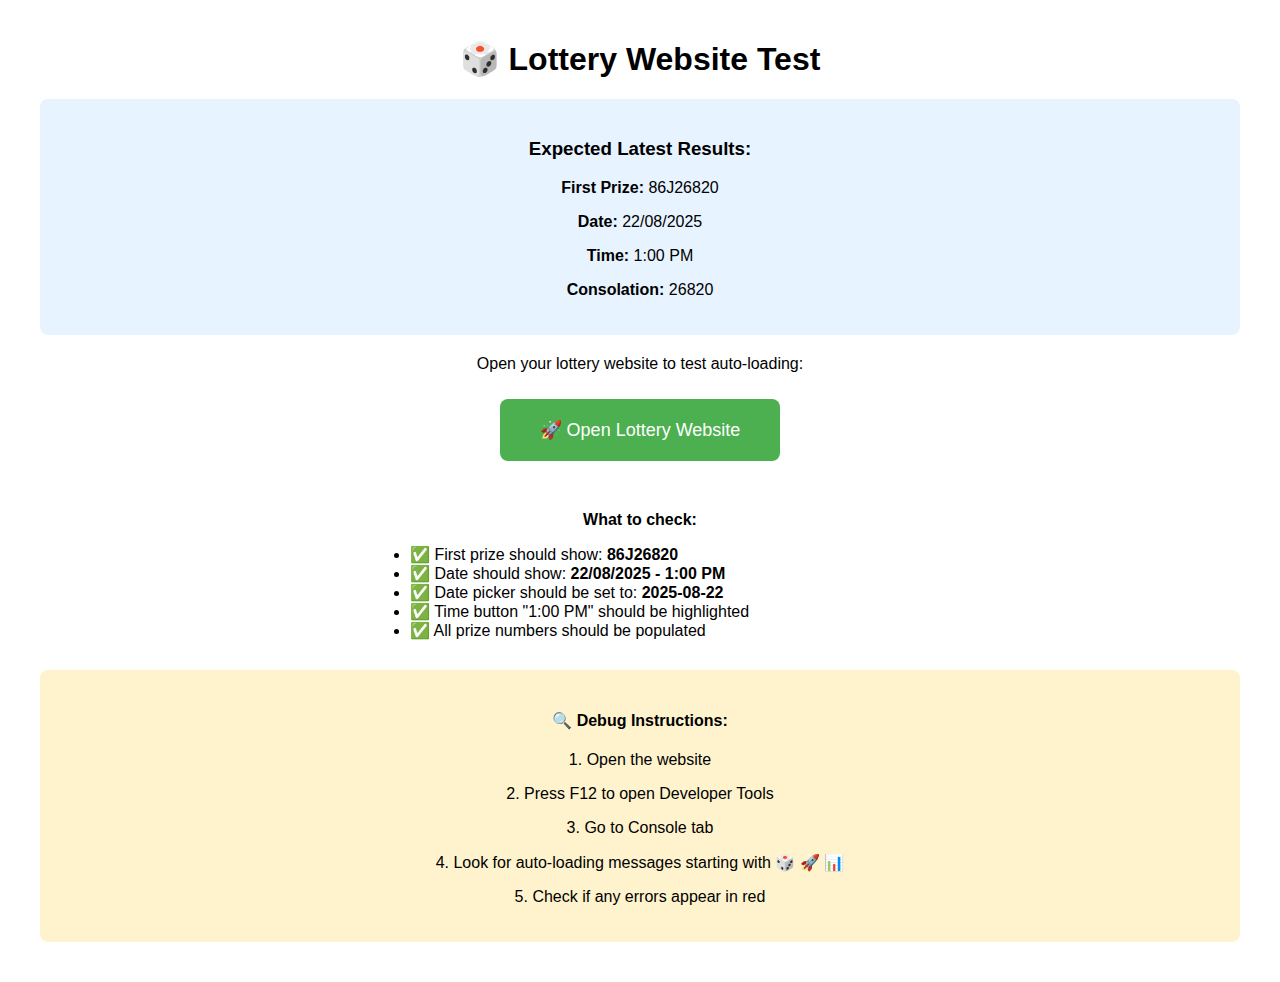
<file: test-website.html>
<!DOCTYPE html>
<html lang="en">
<head>
    <meta charset="UTF-8">
    <meta name="viewport" content="width=device-width, initial-scale=1.0">
    <title>Test - Open Main Website</title>
    <style>
        body { font-family: Arial, sans-serif; margin: 40px; text-align: center; }
        .test-link { 
            display: inline-block; 
            padding: 20px 40px; 
            background: #4CAF50; 
            color: white; 
            text-decoration: none; 
            border-radius: 8px; 
            font-size: 18px;
            margin: 10px;
        }
        .test-link:hover { background: #45a049; }
        .info { background: #e7f3ff; padding: 20px; border-radius: 8px; margin: 20px 0; }
    </style>
</head>
<body>
    <h1>🎲 Lottery Website Test</h1>
    
    <div class="info">
        <h3>Expected Latest Results:</h3>
        <p><strong>First Prize:</strong> 86J26820</p>
        <p><strong>Date:</strong> 22/08/2025</p>
        <p><strong>Time:</strong> 1:00 PM</p>
        <p><strong>Consolation:</strong> 26820</p>
    </div>
    
    <p>Open your lottery website to test auto-loading:</p>
    
    <a href="index.html" class="test-link" target="_blank">🚀 Open Lottery Website</a>
    
    <div style="margin-top: 40px;">
        <p><strong>What to check:</strong></p>
        <ul style="text-align: left; max-width: 500px; margin: 0 auto;">
            <li>✅ First prize should show: <strong>86J26820</strong></li>
            <li>✅ Date should show: <strong>22/08/2025 - 1:00 PM</strong></li>
            <li>✅ Date picker should be set to: <strong>2025-08-22</strong></li>
            <li>✅ Time button "1:00 PM" should be highlighted</li>
            <li>✅ All prize numbers should be populated</li>
        </ul>
    </div>
    
    <div style="margin-top: 30px; padding: 20px; background: #fff3cd; border-radius: 8px;">
        <h4>🔍 Debug Instructions:</h4>
        <p>1. Open the website</p>
        <p>2. Press F12 to open Developer Tools</p>
        <p>3. Go to Console tab</p>
        <p>4. Look for auto-loading messages starting with 🎲 🚀 📊</p>
        <p>5. Check if any errors appear in red</p>
    </div>
</body>
</html>
</file>
<file: common.css>
/* Common CSS Variables and Utilities */
/* Shared across both main site and admin panel */

/* Import Google Fonts - Using Inter as primary, keeping Roboto/Montserrat for main site */
@import url('https://fonts.googleapis.com/css2?family=Inter:wght@300;400;500;600;700;800&family=Roboto:wght@300;400;500;700&family=Montserrat:wght@600;700;800&display=swap');

/* CSS Custom Properties - Unified color system */
:root {
  /* Primary Colors */
  --primary-color: #667eea;
  --primary-dark: #5a67d8;
  --secondary-color: #764ba2;
  
  /* Semantic Colors */
  --accent-color: #e74c3c;
  --success-color: #28a745;
  --warning-color: #feca57;
  --danger-color: #ef4444;
  --info-color: #3b82f6;
  
  /* Background Colors */
  --light-bg: #f5f7fa;
  --white: #ffffff;
  --card-bg: #ffffff;
  --dark-bg: #1a202c;
  
  /* Text Colors */
  --text-dark: #333;
  --text-primary: #2d3748;
  --text-light: #666;
  --text-secondary: #718096;
  
  /* Border & Shadow */
  --border-light: rgba(0, 0, 0, 0.1);
  --border-color: #e2e8f0;
  --shadow-light: 0 3px 8px rgba(0, 0, 0, 0.06);
  --shadow-sm: 0 2px 4px rgba(0,0,0,0.1);
  --shadow-medium: 0 6px 15px rgba(0, 0, 0, 0.1);
  --shadow-md: 0 4px 8px rgba(0,0,0,0.12);
  --shadow-lg: 0 8px 25px rgba(0,0,0,0.15);
  
  /* Layout */
  --border-radius: 12px;
  --transition: all 0.3s ease;
}

/* Common Reset */
* {
  box-sizing: border-box;
}

/* Common Utility Classes */
.sr-only {
  position: absolute;
  width: 1px;
  height: 1px;
  padding: 0;
  margin: -1px;
  overflow: hidden;
  clip: rect(0, 0, 0, 0);
  white-space: nowrap;
  border: 0;
}

/* Common Button Focus Styles */
:focus:not(#apply-selection-btn) {
  outline: 2px solid var(--primary-color);
  outline-offset: 2px;
}

button:focus:not(#apply-selection-btn),
input:focus,
select:focus,
textarea:focus {
  outline: 2px solid var(--primary-color);
  outline-offset: 2px;
}

/* Specifically handle submit button focus */
#apply-selection-btn:focus {
  outline: none !important;
  box-shadow: none !important;
}

/* Common Image Optimization */
img {
  max-width: 100%;
  height: auto;
}

/* Common Print Styles */
@media print {
  .ad-container,
  .series-selection,
  .ticket-checker {
    display: none;
  }
  
  body {
    background: white;
    color: black;
  }
}
</file>
<file: admin-styles.css>
/* Admin Panel Styles - Variables now imported from common.css */

body {
  font-family: 'Inter', -apple-system, BlinkMacSystemFont, sans-serif;
  background: linear-gradient(135deg, #667eea 0%, #764ba2 100%);
  min-height: 100vh;
  color: var(--text-primary);
  line-height: 1.5;
}

/* Login Screen */
.login-container {
  display: flex;
  align-items: center;
  justify-content: center;
  min-height: 100vh;
  padding: 2rem;
}

.login-box {
  background: var(--card-bg);
  padding: 3rem;
  border-radius: 20px;
  box-shadow: var(--shadow-lg);
  width: 100%;
  max-width: 400px;
  position: relative;
  overflow: hidden;
}

.login-box::before {
  content: '';
  position: absolute;
  top: 0;
  left: 0;
  right: 0;
  height: 4px;
  background: linear-gradient(90deg, var(--primary-color), var(--secondary-color));
}

.admin-logo {
  text-align: center;
  margin-bottom: 2rem;
}

.admin-logo h1 {
  font-size: 2.5rem;
  font-weight: 800;
  background: linear-gradient(135deg, var(--primary-color), var(--secondary-color));
  -webkit-background-clip: text;
  -webkit-text-fill-color: transparent;
  background-clip: text;
  margin-bottom: 0.5rem;
}

.admin-logo p {
  color: var(--text-secondary);
  font-weight: 500;
}

.input-group {
  margin-bottom: 1.5rem;
}

.input-group label {
  display: block;
  margin-bottom: 0.5rem;
  font-weight: 600;
  color: var(--text-primary);
}

.input-group input {
  width: 100%;
  padding: 1rem;
  border: 2px solid var(--border-color);
  border-radius: var(--border-radius);
  font-size: 1rem;
  transition: var(--transition);
  background: #f8fafc;
}

.input-group input:focus {
  outline: none;
  border-color: var(--primary-color);
  box-shadow: 0 0 0 3px rgba(102, 126, 234, 0.1);
  background: white;
}

.login-btn {
  width: 100%;
  padding: 1rem 2rem;
  background: linear-gradient(135deg, var(--primary-color), var(--primary-dark));
  color: white;
  border: none;
  border-radius: var(--border-radius);
  font-size: 1.1rem;
  font-weight: 600;
  cursor: pointer;
  transition: var(--transition);
  position: relative;
  overflow: hidden;
}

.login-btn:hover {
  transform: translateY(-2px);
  box-shadow: var(--shadow-md);
}

.login-btn:active {
  transform: translateY(0);
}

.login-footer {
  text-align: center;
  margin-top: 2rem;
  color: var(--text-secondary);
  font-size: 0.9rem;
}

/* Dashboard Container */
.dashboard-container {
  background: #f8fafc;
  min-height: 100vh;
}

/* Admin Header */
.admin-header {
  background: linear-gradient(135deg, #667eea 0%, #764ba2 100%);
  padding: 1.5rem 2rem;
  border-bottom: 1px solid var(--border-color);
  display: flex;
  justify-content: space-between;
  align-items: center;
  box-shadow: var(--shadow-md);
  position: relative;
  overflow: hidden;
  color: white;
}

.admin-header::before {
  content: '';
  position: absolute;
  top: 0;
  left: 0;
  right: 0;
  bottom: 0;
  background: linear-gradient(135deg, rgba(255,255,255,0.1) 0%, rgba(255,255,255,0.05) 100%);
  pointer-events: none;
}

.header-left {
  position: relative;
  z-index: 1;
}

.header-left h1 {
  font-size: 1.8rem;
  font-weight: 700;
  color: white;
  margin-bottom: 0.25rem;
  text-shadow: 0 2px 4px rgba(0,0,0,0.1);
}

.header-left p {
  color: rgba(255,255,255,0.9);
  font-size: 0.9rem;
  font-weight: 500;
}

.header-right {
  display: flex;
  align-items: center;
  gap: 1rem;
  position: relative;
  z-index: 1;
}

.update-time {
  color: rgba(255,255,255,0.9);
  font-size: 0.85rem;
  padding: 0.5rem 1rem;
  background: rgba(255,255,255,0.15);
  border-radius: 20px;
  backdrop-filter: blur(10px);
  border: 1px solid rgba(255,255,255,0.2);
  font-weight: 500;
}

.logout-btn {
  padding: 0.75rem 1.5rem;
  background: rgba(239, 68, 68, 0.9);
  color: white;
  border: none;
  border-radius: 20px;
  font-weight: 500;
  cursor: pointer;
  transition: var(--transition);
  backdrop-filter: blur(10px);
  border: 1px solid rgba(255,255,255,0.2);
  box-shadow: 0 4px 6px rgba(0,0,0,0.1);
}

.logout-btn:hover {
  background: rgba(220, 38, 38, 0.95);
  transform: translateY(-1px);
  box-shadow: 0 6px 10px rgba(0,0,0,0.15);
}

/* Mobile Responsive Header */
@media (max-width: 768px) {
  .admin-header {
    flex-direction: column;
    padding: 1.2rem 1rem;
    gap: 1rem;
    text-align: center;
  }
  
  .header-left h1 {
    font-size: 1.5rem;
    margin-bottom: 0.5rem;
  }
  
  .header-left p {
    font-size: 0.85rem;
    margin-bottom: 1rem;
  }
  
  .header-right {
    width: 100%;
    justify-content: space-between;
    flex-wrap: wrap;
    gap: 0.75rem;
  }
  
  .update-time {
    font-size: 0.8rem;
    padding: 0.4rem 0.8rem;
    flex: 1;
    min-width: 150px;
    text-align: center;
  }
  
  .logout-btn {
    padding: 0.6rem 1.2rem;
    font-size: 0.9rem;
    min-width: 100px;
  }
}

@media (max-width: 480px) {
  .admin-header {
    padding: 1rem 0.75rem;
  }
  
  .header-left h1 {
    font-size: 1.3rem;
  }
  
  .header-left p {
    font-size: 0.8rem;
  }
  
  .header-right {
    flex-direction: column;
    width: 100%;
    gap: 0.5rem;
  }
  
  .update-time,
  .logout-btn {
    width: 100%;
    text-align: center;
  }
  
  .update-time {
    font-size: 0.75rem;
    padding: 0.5rem;
  }
  
  .logout-btn {
    padding: 0.7rem;
    font-size: 0.9rem;
  }
}

/* Navigation Tabs */
.admin-nav {
  background: var(--card-bg);
  padding: 0 2rem;
  display: flex;
  gap: 0.5rem;
  border-bottom: 1px solid var(--border-color);
  overflow-x: auto;
  white-space: nowrap;
  -webkit-overflow-scrolling: touch;
}

.nav-tab {
  padding: 1rem 1.5rem;
  background: none;
  border: none;
  color: var(--text-secondary);
  font-weight: 500;
  cursor: pointer;
  transition: var(--transition);
  border-bottom: 3px solid transparent;
  position: relative;
  white-space: nowrap;
  flex-shrink: 0;
  font-size: 0.9rem;
}

/* Mobile Navigation Styles */
@media (max-width: 768px) {
  .admin-nav {
    padding: 0 1rem;
    gap: 0.25rem;
  }
  
  .nav-tab {
    padding: 0.8rem 1rem;
    font-size: 0.85rem;
    min-width: auto;
  }
}

@media (max-width: 480px) {
  .admin-nav {
    padding: 0 0.5rem;
  }
  
  .nav-tab {
    padding: 0.7rem 0.8rem;
    font-size: 0.8rem;
  }
}

.nav-tab:hover {
  color: var(--primary-color);
  background: rgba(102, 126, 234, 0.05);
}

.nav-tab.active {
  color: var(--primary-color);
  border-bottom-color: var(--primary-color);
  background: rgba(102, 126, 234, 0.05);
}

/* Tab Content */
.tab-content {
  display: none;
  padding: 2rem;
}

.tab-content.active {
  display: block;
}

.admin-section {
  background: var(--card-bg);
  border-radius: var(--border-radius);
  box-shadow: var(--shadow-sm);
  overflow: hidden;
}

.section-header {
  padding: 1.5rem 2rem;
  border-bottom: 1px solid var(--border-color);
  display: flex;
  justify-content: between;
  align-items: center;
  background: linear-gradient(135deg, #f8fafc 0%, #f1f5f9 100%);
}

.section-header h2 {
  font-size: 1.5rem;
  font-weight: 700;
  color: var(--text-primary);
}

.quick-actions {
  display: flex;
  gap: 0.75rem;
}

.action-btn {
  padding: 0.5rem 1rem;
  background: var(--info-color);
  color: white;
  border: none;
  border-radius: 8px;
  font-size: 0.85rem;
  font-weight: 500;
  cursor: pointer;
  transition: var(--transition);
}

.action-btn:hover {
  background: #2563eb;
  transform: translateY(-1px);
}

/* Form Styles */
.form-section {
  padding: 2rem;
  border-bottom: 1px solid var(--border-color);
}

.form-section:last-child {
  border-bottom: none;
}

.form-section h3 {
  font-size: 1.25rem;
  font-weight: 600;
  color: var(--text-primary);
  margin-bottom: 1.5rem;
  padding-bottom: 0.5rem;
  border-bottom: 2px solid var(--primary-color);
  display: inline-block;
}

.form-grid {
  display: grid;
  grid-template-columns: repeat(auto-fit, minmax(250px, 1fr));
  gap: 1rem;
  margin-bottom: 1rem;
}

.form-group {
  margin-bottom: 1.5rem;
}

.form-group label {
  display: block;
  margin-bottom: 0.5rem;
  font-weight: 600;
  color: var(--text-primary);
}

.form-group input,
.form-group select {
  width: 100%;
  padding: 0.75rem;
  border: 2px solid var(--border-color);
  border-radius: 8px;
  font-size: 1rem;
  transition: var(--transition);
  background: white;
}

.form-group input:focus,
.form-group select:focus {
  outline: none;
  border-color: var(--primary-color);
  box-shadow: 0 0 0 3px rgba(102, 126, 234, 0.1);
}

.form-group small {
  display: block;
  margin-top: 0.25rem;
  color: var(--text-secondary);
  font-size: 0.85rem;
}

.form-group input[readonly] {
  background: #f8fafc;
  color: var(--text-secondary);
}

/* Quick Time Selection */
.time-selector {
  margin-top: 1.5rem;
  text-align: center;
}

.time-selector label {
  display: block;
  font-weight: 600;
  color: var(--text-primary);
  margin-bottom: 1rem;
  font-size: 1.1rem;
}

.quick-time-buttons {
  display: flex;
  gap: 1rem;
  justify-content: center;
  flex-wrap: wrap;
}

.quick-time-btn {
  padding: 1rem 1.5rem;
  background: linear-gradient(135deg, #f8f9fa 0%, #e9ecef 100%);
  border: 2px solid var(--border-color);
  border-radius: 12px;
  font-size: 1rem;
  font-weight: 600;
  color: var(--text-primary);
  cursor: pointer;
  transition: var(--transition);
  box-shadow: var(--shadow-sm);
  min-width: 150px;
}

.quick-time-btn:hover {
  background: linear-gradient(135deg, #e9ecef 0%, #dee2e6 100%);
  transform: translateY(-2px);
  box-shadow: var(--shadow-md);
}

.quick-time-btn.active {
  background: linear-gradient(135deg, var(--primary-color) 0%, var(--primary-dark) 100%);
  border-color: var(--primary-color);
  color: white;
  transform: translateY(-2px);
  box-shadow: 0 6px 15px rgba(102, 126, 234, 0.3);
}

.quick-time-btn.active:hover {
  background: linear-gradient(135deg, var(--primary-dark) 0%, #4c51bf 100%);
  box-shadow: 0 8px 20px rgba(102, 126, 234, 0.4);
}

/* Prize Grid */
.prize-grid {
  display: grid;
  grid-template-columns: repeat(5, 1fr);
  gap: 0.75rem;
  margin-bottom: 1rem;
}

/* Fifth Prize Grid - Enhanced Mobile Support */
.prize-grid-large {
  display: grid;
  grid-template-columns: repeat(10, 1fr);
  gap: 0.5rem;
  margin-bottom: 1rem;
  padding: 1rem;
  border: 2px solid var(--border-color);
  border-radius: 12px;
  background: linear-gradient(135deg, #ffffff 0%, #f8fafc 100%);
  box-shadow: inset 0 2px 4px rgba(0,0,0,0.05);
  width: 100%;
  box-sizing: border-box;
}

.prize-input {
  padding: 0.6rem 0.4rem;
  border: 1px solid var(--border-color);
  border-radius: 6px;
  text-align: center;
  font-weight: 600;
  font-size: 0.9rem;
  transition: var(--transition);
  background: white;
  color: var(--text-primary);
  min-height: 40px;
  display: flex;
  align-items: center;
  justify-content: center;
}

.prize-input:focus {
  outline: none;
  border-color: var(--primary-color);
  box-shadow: 0 0 0 2px rgba(102, 126, 234, 0.2);
  background: #f0f7ff;
  transform: scale(1.05);
}

.prize-input.generated {
  background: linear-gradient(135deg, #dcfce7, #bbf7d0);
  border-color: var(--success-color);
  color: #065f46;
  font-weight: 700;
}

.prize-input:hover {
  border-color: var(--primary-color);
  transform: translateY(-1px);
  box-shadow: 0 2px 4px rgba(0,0,0,0.1);
}

/* Enhanced Mobile Responsiveness for Prize Grids */
@media (max-width: 768px) {
  .prize-grid {
    grid-template-columns: repeat(3, 1fr);
    gap: 0.6rem;
  }
  
  .prize-grid-large {
    grid-template-columns: repeat(3, 1fr);
    gap: 0.6rem;
    padding: 0.8rem;
  }
  
  .prize-input {
    padding: 0.7rem 0.4rem;
    font-size: 1rem;
    min-height: 45px;
    width: 100%;
  }
}

@media (max-width: 480px) {
  .prize-grid {
    grid-template-columns: repeat(3, 1fr);
    gap: 0.5rem;
  }
  
  .prize-grid-large {
    grid-template-columns: repeat(3, 1fr);
    gap: 0.6rem;
    padding: 0.8rem;
  }
  
  .prize-input {
    padding: 0.7rem 0.4rem;
    font-size: 1rem;
    min-height: 45px;
    border-radius: 6px;
    width: 100%;
  }
}

@media (max-width: 360px) {
  .prize-grid-large {
    grid-template-columns: repeat(3, 1fr);
    gap: 0.5rem;
  }
  
  .prize-input {
    font-size: 0.95rem;
    min-height: 45px;
    padding: 0.7rem 0.4rem;
  }
}

/* Download Link Styles */
.download {
  display: inline-flex;
  align-items: center;
  gap: 0.5rem;
  padding: 0.75rem 1.5rem;
  background: linear-gradient(135deg, var(--success-color), #10b981);
  color: white;
  text-decoration: none;
  border-radius: 8px;
  font-weight: 600;
  font-size: 0.9rem;
  cursor: pointer;
  transition: var(--transition);
  margin-right: 0.75rem;
  margin-bottom: 0.5rem;
  box-shadow: 0 2px 4px rgba(16, 185, 129, 0.2);
  position: relative;
  overflow: hidden;
}

.download::before {
  content: '';
  position: absolute;
  top: 0;
  left: -100%;
  width: 100%;
  height: 100%;
  background: linear-gradient(90deg, transparent, rgba(255,255,255,0.2), transparent);
  transition: left 0.6s;
}

.download:hover::before {
  left: 100%;
}

.download:hover {
  background: linear-gradient(135deg, #10b981, #059669);
  transform: translateY(-2px);
  box-shadow: 0 6px 12px rgba(16, 185, 129, 0.3);
  color: white;
  text-decoration: none;
}

.download:active {
  transform: translateY(0);
  box-shadow: 0 2px 4px rgba(16, 185, 129, 0.2);
}

/* Download icon styling */
.download::after {
  content: '⬇';
  font-size: 0.9em;
  margin-left: 0.25rem;
}

/* Alternative download with custom icon */
.download.with-icon::after {
  content: none;
}

/* Buttons */
.generate-btn,
.import-btn,
.preview-btn,
.save-btn,
.reset-btn {
  padding: 0.75rem 1.5rem;
  border: none;
  border-radius: 8px;
  font-weight: 600;
  cursor: pointer;
  transition: var(--transition);
  margin-right: 0.75rem;
}

.generate-btn {
  background: var(--warning-color);
  color: white;
}

.generate-btn:hover {
  background: #d97706;
  transform: translateY(-1px);
}

.import-btn {
  background: var(--info-color);
  color: white;
}

.import-btn:hover {
  background: #2563eb;
  transform: translateY(-1px);
}

.preview-btn {
  background: var(--secondary-color);
  color: white;
}

.preview-btn:hover {
  background: #6b46c1;
  transform: translateY(-1px);
}

.save-btn {
  background: var(--success-color);
  color: white;
  font-size: 1.1rem;
  padding: 1rem 2rem;
}

.save-btn:hover {
  background: #059669;
  transform: translateY(-2px);
  box-shadow: var(--shadow-md);
}

.reset-btn {
  background: var(--danger-color);
  color: white;
}

.reset-btn:hover {
  background: #dc2626;
  transform: translateY(-1px);
}

.form-actions {
  padding: 2rem;
  background: #f8fafc;
  text-align: center;
  border-top: 1px solid var(--border-color);
}

/* Fifth Prize Controls */
.fifth-prize-container {
  background: linear-gradient(135deg, #f8fafc 0%, #ffffff 100%);
  padding: 1.5rem;
  border-radius: 12px;
  border: 2px solid var(--border-color);
  box-shadow: 0 4px 6px rgba(0,0,0,0.05);
  position: relative;
}

.fifth-prize-container::before {
  content: '';
  position: absolute;
  top: 0;
  left: 0;
  right: 0;
  height: 4px;
  background: linear-gradient(90deg, var(--primary-color), var(--secondary-color));
  border-radius: 12px 12px 0 0;
}

.fifth-controls {
  display: flex;
  gap: 1rem;
  justify-content: center;
  margin-top: 1rem;
  flex-wrap: wrap;
}

/* Number Counter Display */
.prize-counter {
  position: absolute;
  top: 1rem;
  right: 1rem;
  background: linear-gradient(135deg, var(--success-color), #059669);
  color: white;
  padding: 0.5rem 1rem;
  border-radius: 20px;
  font-size: 0.85rem;
  font-weight: 600;
  box-shadow: 0 2px 4px rgba(0,0,0,0.1);
  z-index: 2;
}

.prize-counter.complete {
  background: linear-gradient(135deg, var(--success-color), #10b981);
  animation: pulse-success 2s infinite;
}

.prize-counter.incomplete {
  background: linear-gradient(135deg, var(--warning-color), #f59e0b);
}

@keyframes pulse-success {
  0%, 100% { transform: scale(1); }
  50% { transform: scale(1.05); }
}

/* Mobile optimizations for fifth prize container */
@media (max-width: 768px) {
  .fifth-prize-container {
    padding: 1rem;
    margin: 0 -0.5rem;
  }
  
  .prize-counter {
    position: static;
    display: block;
    text-align: center;
    margin: 0 auto 1rem auto;
    width: fit-content;
  }
  
  .fifth-controls {
    margin-top: 0.5rem;
  }
}

@media (max-width: 480px) {
  .fifth-prize-container {
    padding: 0.8rem;
    margin: 0 -0.25rem;
  }
  
  .fifth-controls {
    flex-direction: column;
    gap: 0.5rem;
  }
  
  .fifth-controls button {
    width: 100%;
    padding: 0.8rem;
    font-size: 0.9rem;
  }
}

/* Import Textarea Styles */
.import-textarea-container {
  background: #f8fafc;
  border: 1px solid var(--border-color);
  border-radius: 8px;
  padding: 1.5rem;
  margin-bottom: 1.5rem;
}

.import-textarea-container label {
  display: block;
  font-weight: 600;
  color: var(--text-primary);
  margin-bottom: 0.75rem;
  font-size: 0.95rem;
}

.import-textarea {
  width: 100%;
  padding: 0.75rem;
  border: 2px solid var(--border-color);
  border-radius: 8px;
  font-size: 0.9rem;
  font-family: 'Courier New', monospace;
  background: white;
  transition: var(--transition);
  resize: vertical;
  min-height: 80px;
  margin-bottom: 1rem;
}

.import-textarea:focus {
  outline: none;
  border-color: var(--primary-color);
  box-shadow: 0 0 0 3px rgba(102, 126, 234, 0.1);
}

.import-textarea::placeholder {
  color: var(--text-secondary);
  font-style: italic;
}

/* History Styles */
.history-container {
  padding: 2rem;
}

.history-item {
  background: #f8fafc;
  border: 1px solid var(--border-color);
  border-radius: 8px;
  padding: 1.5rem;
  margin-bottom: 1rem;
  transition: var(--transition);
}

.history-item:hover {
  box-shadow: var(--shadow-sm);
  transform: translateY(-1px);
}

.history-date {
  font-weight: 600;
  color: var(--primary-color);
  margin-bottom: 0.5rem;
}

.history-numbers {
  display: grid;
  grid-template-columns: repeat(auto-fit, minmax(60px, 1fr));
  gap: 0.5rem;
  margin-top: 1rem;
}

.history-number {
  padding: 0.25rem 0.5rem;
  background: white;
  border: 1px solid var(--border-color);
  border-radius: 4px;
  text-align: center;
  font-size: 0.85rem;
  font-weight: 500;
}

/* Analytics Styles */
.analytics-grid {
  display: grid;
  grid-template-columns: repeat(auto-fit, minmax(250px, 1fr));
  gap: 1.5rem;
  padding: 2rem;
}

.stat-card {
  background: var(--card-bg);
  border: 1px solid var(--border-color);
  border-radius: var(--border-radius);
  padding: 1.5rem;
  text-align: center;
  transition: var(--transition);
}

.stat-card:hover {
  box-shadow: var(--shadow-md);
  transform: translateY(-2px);
}

.stat-card h3 {
  font-size: 1rem;
  font-weight: 600;
  color: var(--text-secondary);
  margin-bottom: 1rem;
  text-transform: uppercase;
  letter-spacing: 0.5px;
}

.stat-number {
  font-size: 2.5rem;
  font-weight: 800;
  color: var(--primary-color);
  margin-bottom: 0.5rem;
}

.number-list,
.stats-list,
.activity-list {
  color: var(--text-primary);
  font-size: 0.9rem;
  line-height: 1.6;
}

/* Settings Styles */
.settings-grid {
  display: grid;
  gap: 2rem;
  padding: 2rem;
}

.setting-group {
  background: var(--card-bg);
  border: 1px solid var(--border-color);
  border-radius: var(--border-radius);
  padding: 1.5rem;
}

.setting-group h3 {
  font-size: 1.1rem;
  font-weight: 600;
  color: var(--text-primary);
  margin-bottom: 1rem;
  padding-bottom: 0.5rem;
  border-bottom: 1px solid var(--border-color);
}

.setting-btn {
  padding: 0.5rem 1rem;
  background: var(--primary-color);
  color: white;
  border: none;
  border-radius: 6px;
  font-weight: 500;
  cursor: pointer;
  transition: var(--transition);
  margin-top: 0.5rem;
}

.setting-btn:hover {
  background: var(--primary-dark);
  transform: translateY(-1px);
}

/* Modal Styles */
.modal-overlay {
  position: fixed;
  top: 0;
  left: 0;
  right: 0;
  bottom: 0;
  background: rgba(0, 0, 0, 0.6);
  display: flex;
  align-items: center;
  justify-content: center;
  z-index: 1000;
  padding: 2rem;
}

.modal-content {
  background: var(--card-bg);
  border-radius: var(--border-radius);
  max-width: 800px;
  width: 100%;
  max-height: 90vh;
  overflow-y: auto;
  box-shadow: var(--shadow-lg);
  position: relative;
}

.modal-header {
  padding: 1.5rem 2rem;
  border-bottom: 1px solid var(--border-color);
  display: flex;
  justify-content: space-between;
  align-items: center;
  background: #f8fafc;
}

.modal-header h2 {
  font-size: 1.3rem;
  font-weight: 600;
  color: var(--text-primary);
}

.close-btn {
  background: none;
  border: none;
  font-size: 1.2rem;
  cursor: pointer;
  color: var(--text-secondary);
  padding: 0.5rem;
  border-radius: 4px;
  transition: var(--transition);
}

.close-btn:hover {
  background: var(--border-color);
  color: var(--text-primary);
}

.modal-body {
  padding: 2rem;
  max-height: 400px;
  overflow-y: auto;
}

.modal-footer {
  padding: 1.5rem 2rem;
  border-top: 1px solid var(--border-color);
  display: flex;
  gap: 1rem;
  justify-content: flex-end;
  background: #f8fafc;
}

.confirm-btn {
  padding: 0.75rem 1.5rem;
  background: var(--success-color);
  color: white;
  border: none;
  border-radius: 8px;
  font-weight: 600;
  cursor: pointer;
  transition: var(--transition);
}

.confirm-btn:hover {
  background: #059669;
}

.cancel-btn {
  padding: 0.75rem 1.5rem;
  background: var(--text-secondary);
  color: white;
  border: none;
  border-radius: 8px;
  font-weight: 600;
  cursor: pointer;
  transition: var(--transition);
}

.cancel-btn:hover {
  background: #4a5568;
}

/* Notifications */
.notification {
  position: fixed;
  top: 2rem;
  right: 2rem;
  padding: 1rem 1.5rem;
  border-radius: 8px;
  color: white;
  font-weight: 500;
  z-index: 1001;
  transform: translateX(100%);
  transition: var(--transition);
}

.notification.show {
  transform: translateX(0);
}

.notification.success {
  background: var(--success-color);
}

.notification.error {
  background: var(--danger-color);
}

.notification.warning {
  background: var(--warning-color);
}

.notification.info {
  background: var(--info-color);
}

/* Animations */
@keyframes pulse {
  0%, 100% {
    opacity: 1;
  }
  50% {
    opacity: 0.7;
  }
}

@keyframes slideIn {
  from {
    opacity: 0;
    transform: translateY(20px);
  }
  to {
    opacity: 1;
    transform: translateY(0);
  }
}

.slide-in {
  animation: slideIn 0.3s ease-out;
}

/* Loading State */
.loading {
  position: relative;
  color: transparent !important;
}

.loading::after {
  content: '';
  position: absolute;
  top: 50%;
  left: 50%;
  width: 16px;
  height: 16px;
  margin: -8px 0 0 -8px;
  border: 2px solid var(--border-color);
  border-top: 2px solid var(--primary-color);
  border-radius: 50%;
  animation: spin 1s linear infinite;
}

@keyframes spin {
  0% { transform: rotate(0deg); }
  100% { transform: rotate(360deg); }
}

/* Responsive Design */
@media (max-width: 768px) {
  .admin-header {
    flex-direction: column;
    gap: 1rem;
    padding: 1rem;
  }

  .header-right {
    width: 100%;
    justify-content: space-between;
  }

  .admin-nav {
    padding: 0 1rem;
    overflow-x: auto;
    white-space: nowrap;
  }

  .tab-content {
    padding: 1rem;
  }

  .section-header {
    flex-direction: column;
    gap: 1rem;
    align-items: flex-start;
  }

  .form-section {
    padding: 1rem;
  }

  .form-grid {
    grid-template-columns: 1fr;
  }

  .prize-grid {
    grid-template-columns: repeat(3, 1fr);
    gap: 0.5rem;
  }

  .prize-grid-large {
    grid-template-columns: repeat(3, 1fr);
    gap: 0.6rem;
  }

  .analytics-grid {
    grid-template-columns: 1fr;
    padding: 1rem;
  }

  .settings-grid {
    padding: 1rem;
  }

  .fifth-controls {
    flex-direction: column;
  }

  .form-actions {
    padding: 1rem;
  }

  .form-actions button {
    width: 100%;
    margin-bottom: 0.5rem;
    margin-right: 0;
  }
  
  .download {
    width: 100%;
    justify-content: center;
    margin-right: 0;
    margin-bottom: 0.75rem;
    font-size: 0.9rem;
    padding: 0.8rem 1rem;
  }
}

@media (max-width: 480px) {
  .login-box {
    padding: 2rem 1.5rem;
    margin: 1rem;
  }

  .modal-content {
    margin: 1rem;
  }

  .modal-header,
  .modal-body,
  .modal-footer {
    padding: 1rem;
  }

  .prize-grid {
    grid-template-columns: repeat(2, 1fr);
  }

  .prize-grid-large {
    grid-template-columns: repeat(3, 1fr);
    gap: 0.6rem;
  }
}
</file>
<file: browser-compatibility.css>
/* Browser Compatibility CSS - Vendor Prefixes and Fallbacks */

/* CSS Grid Fallbacks for IE11 */
.fifth-prize-grid {
  display: -ms-grid;
  display: grid;
  -ms-grid-columns: 1fr 1fr 1fr 1fr 1fr 1fr 1fr 1fr 1fr 1fr;
  -ms-grid-rows: 1fr 1fr 1fr 1fr 1fr 1fr 1fr 1fr 1fr 1fr;
  grid-template-columns: repeat(10, 1fr);
  grid-template-rows: repeat(10, 1fr);
  gap: 5px;
  margin-top: 15px;
  -ms-grid-column-align: stretch;
  -ms-grid-row-align: stretch;
  grid-auto-flow: column;
}

.selection-container {
  display: -ms-grid;
  display: grid;
  -ms-grid-columns: 1fr 30px 1fr;
  grid-template-columns: 1fr 1fr;
  gap: 30px;
  margin-bottom: 20px;
}

/* Flexbox prefixes for older browsers */
.prize-row {
  display: -webkit-box;
  display: -ms-flexbox;
  display: flex;
  -webkit-box-align: start;
  -ms-flex-align: start;
  align-items: flex-start;
}

.first-prize {
  display: -webkit-box;
  display: -ms-flexbox;
  display: flex;
  -webkit-box-align: center;
  -ms-flex-align: center;
  align-items: center;
  -webkit-box-pack: justify;
  -ms-flex-pack: justify;
  justify-content: space-between;
}

.input-group {
  display: -webkit-box;
  display: -ms-flexbox;
  display: flex;
  -webkit-box-pack: center;
  -ms-flex-pack: center;
  justify-content: center;
  gap: 20px;
  margin-bottom: 35px;
  -ms-flex-wrap: wrap;
  flex-wrap: wrap;
}

.prize-numbers {
  display: -webkit-box;
  display: -ms-flexbox;
  display: flex;
  -ms-flex-wrap: wrap;
  flex-wrap: wrap;
  gap: 15px;
}

/* Mobile override: Force grid layout for mobile devices */
@media (max-width: 768px) {
  .prize-numbers {
    display: grid !important;
    grid-template-columns: repeat(5, 1fr) !important;
    gap: 15px !important;
    justify-items: center !important;
    align-items: center !important;
  }
  
  #second-prize-numbers,
  #third-prize-numbers, 
  #fourth-prize-numbers {
    display: grid !important;
    grid-template-columns: repeat(5, 1fr) !important;
    gap: 15px !important;
    justify-items: center !important;
    align-items: center !important;
    margin: 0 auto !important;
    padding: 15px !important;
    max-width: 100% !important;
  }
}

.series-buttons {
  display: -webkit-box;
  display: -ms-flexbox;
  display: flex;
  -ms-flex-wrap: wrap;
  flex-wrap: wrap;
  gap: 12px;
  -webkit-box-pack: center;
  -ms-flex-pack: center;
  justify-content: center;
  -webkit-box-align: center;
  -ms-flex-align: center;
  align-items: center;
}

.time-buttons {
  display: -webkit-box;
  display: -ms-flexbox;
  display: flex;
  gap: 12px;
  -webkit-box-pack: center;
  -ms-flex-pack: center;
  justify-content: center;
  -ms-flex-wrap: wrap;
  flex-wrap: wrap;
}

/* Transform prefixes */
.first-prize:hover {
  -webkit-transform: translateY(-5px);
  -ms-transform: translateY(-5px);
  transform: translateY(-5px);
}

.prize-row:hover {
  -webkit-transform: translateY(-2px);
  -ms-transform: translateY(-2px);
  transform: translateY(-2px);
}

.prize-info:hover {
  -webkit-transform: scale(1.03);
  -ms-transform: scale(1.03);
  transform: scale(1.03);
}

.prize-numbers span:hover {
  -webkit-transform: translateY(-2px);
  -ms-transform: translateY(-2px);
  transform: translateY(-2px);
}

.time-btn:hover {
  -webkit-transform: translateY(-2px);
  -ms-transform: translateY(-2px);
  transform: translateY(-2px);
}

.series-btn:hover {
  -webkit-transform: translateY(-2px);
  -ms-transform: translateY(-2px);
  transform: translateY(-2px);
}

button:hover {
  -webkit-transform: translateY(-3px);
  -ms-transform: translateY(-3px);
  transform: translateY(-3px);
}

/* Transition prefixes */
.first-prize {
  -webkit-transition: -webkit-transform 0.3s ease, box-shadow 0.3s ease;
  transition: -webkit-transform 0.3s ease, box-shadow 0.3s ease;
  -o-transition: transform 0.3s ease, box-shadow 0.3s ease;
  transition: transform 0.3s ease, box-shadow 0.3s ease;
  transition: transform 0.3s ease, box-shadow 0.3s ease, -webkit-transform 0.3s ease;
}

.prize-row {
  -webkit-transition: -webkit-transform 0.3s ease, box-shadow 0.3s ease;
  transition: -webkit-transform 0.3s ease, box-shadow 0.3s ease;
  -o-transition: transform 0.3s ease, box-shadow 0.3s ease;
  transition: transform 0.3s ease, box-shadow 0.3s ease;
  transition: transform 0.3s ease, box-shadow 0.3s ease, -webkit-transform 0.3s ease;
}

.prize-info {
  -webkit-transition: -webkit-transform 0.3s ease;
  transition: -webkit-transform 0.3s ease;
  -o-transition: transform 0.3s ease;
  transition: transform 0.3s ease;
  transition: transform 0.3s ease, -webkit-transform 0.3s ease;
}

/* Linear gradient prefixes */
body {
  background: #f5f7fa; /* Fallback */
  background: -webkit-gradient(linear, left top, right bottom, from(#f5f7fa), to(#e4edf5));
  background: -webkit-linear-gradient(135deg, #f5f7fa 0%, #e4edf5 100%);
  background: -o-linear-gradient(135deg, #f5f7fa 0%, #e4edf5 100%);
  background: linear-gradient(135deg, #f5f7fa 0%, #e4edf5 100%);
}

header {
  background: #667eea; /* Fallback */
  background: -webkit-gradient(linear, left top, right bottom, from(#667eea), to(#764ba2));
  background: -webkit-linear-gradient(135deg, #667eea 0%, #764ba2 100%);
  background: -o-linear-gradient(135deg, #667eea 0%, #764ba2 100%);
  background: linear-gradient(135deg, #667eea 0%, #764ba2 100%);
}

.first-prize {
  background: #ffffff; /* Fallback */
  background: -webkit-gradient(linear, left top, right bottom, from(#ffffff), to(#f8f9fa));
  background: -webkit-linear-gradient(135deg, #ffffff 0%, #f8f9fa 100%);
  background: -o-linear-gradient(135deg, #ffffff 0%, #f8f9fa 100%);
  background: linear-gradient(135deg, #ffffff 0%, #f8f9fa 100%);
}

button {
  background: #e74c3c; /* Fallback */
  background: -webkit-gradient(linear, left top, right bottom, from(#e74c3c), to(#c0392b));
  background: -webkit-linear-gradient(135deg, #e74c3c 0%, #c0392b 100%);
  background: -o-linear-gradient(135deg, #e74c3c 0%, #c0392b 100%);
  background: linear-gradient(135deg, #e74c3c 0%, #c0392b 100%);
}

.time-btn.active {
  background: #667eea; /* Fallback */
  background: -webkit-gradient(linear, left top, right bottom, from(#667eea), to(#764ba2));
  background: -webkit-linear-gradient(135deg, #667eea 0%, #764ba2 100%);
  background: -o-linear-gradient(135deg, #667eea 0%, #764ba2 100%);
  background: linear-gradient(135deg, #667eea 0%, #764ba2 100%);
}

.series-btn.active {
  background: #28a745; /* Fallback */
  background: -webkit-gradient(linear, left top, right bottom, from(#28a745), to(#20c997));
  background: -webkit-linear-gradient(135deg, #28a745 0%, #20c997 100%);
  background: -o-linear-gradient(135deg, #28a745 0%, #20c997 100%);
  background: linear-gradient(135deg, #28a745 0%, #20c997 100%);
}

/* Animation prefixes */
@-webkit-keyframes pulse {
  0% { -webkit-transform: scale(1); transform: scale(1); }
  50% { -webkit-transform: scale(1.02); transform: scale(1.02); }
  100% { -webkit-transform: scale(1); transform: scale(1); }
}

@keyframes pulse {
  0% { -webkit-transform: scale(1); transform: scale(1); }
  50% { -webkit-transform: scale(1.02); transform: scale(1.02); }
  100% { -webkit-transform: scale(1); transform: scale(1); }
}

@-webkit-keyframes glow-highlight {
  0% { 
    box-shadow: 0 0 15px 3px #ff4444;
    background: -webkit-gradient(linear, left top, right bottom, from(#ff4444), to(#ff6666));
    background: -webkit-linear-gradient(45deg, #ff4444, #ff6666);
    background: linear-gradient(45deg, #ff4444, #ff6666);
  }
  50% { 
    box-shadow: 0 0 25px 5px #ff4444;
    background: -webkit-gradient(linear, left top, right bottom, from(#ff6666), to(#ff8888));
    background: -webkit-linear-gradient(45deg, #ff6666, #ff8888);
    background: linear-gradient(45deg, #ff6666, #ff8888);
  }
  100% { 
    box-shadow: 0 0 15px 3px #ff4444;
    background: -webkit-gradient(linear, left top, right bottom, from(#ff4444), to(#ff6666));
    background: -webkit-linear-gradient(45deg, #ff4444, #ff6666);
    background: linear-gradient(45deg, #ff4444, #ff6666);
  }
}

@keyframes glow-highlight {
  0% { 
    box-shadow: 0 0 15px 3px #ff4444;
    background: -webkit-gradient(linear, left top, right bottom, from(#ff4444), to(#ff6666));
    background: -webkit-linear-gradient(45deg, #ff4444, #ff6666);
    background: linear-gradient(45deg, #ff4444, #ff6666);
  }
  50% { 
    box-shadow: 0 0 25px 5px #ff4444;
    background: -webkit-gradient(linear, left top, right bottom, from(#ff6666), to(#ff8888));
    background: -webkit-linear-gradient(45deg, #ff6666, #ff8888);
    background: linear-gradient(45deg, #ff6666, #ff8888);
  }
  100% { 
    box-shadow: 0 0 15px 3px #ff4444;
    background: -webkit-gradient(linear, left top, right bottom, from(#ff4444), to(#ff6666));
    background: -webkit-linear-gradient(45deg, #ff4444, #ff6666);
    background: linear-gradient(45deg, #ff4444, #ff6666);
  }
}

.highlight {
  -webkit-animation: glow-highlight 1.5s infinite !important;
  animation: glow-highlight 1.5s infinite !important;
}

/* Box-shadow prefixes for older WebKit */
.first-prize {
  -webkit-box-shadow: 0 12px 25px rgba(0, 0, 0, 0.15);
  box-shadow: 0 12px 25px rgba(0, 0, 0, 0.15);
}

.prize-row {
  -webkit-box-shadow: 0 6px 15px rgba(0, 0, 0, 0.07);
  box-shadow: 0 6px 15px rgba(0, 0, 0, 0.07);
}

/* Border-radius fallbacks */
.first-prize {
  -webkit-border-radius: 16px;
  -moz-border-radius: 16px;
  border-radius: 16px;
}

.prize-row {
  -webkit-border-radius: 16px;
  -moz-border-radius: 16px;
  border-radius: 16px;
}

button {
  -webkit-border-radius: 35px;
  -moz-border-radius: 35px;
  border-radius: 35px;
}

input[type="text"] {
  -webkit-border-radius: 35px;
  -moz-border-radius: 35px;
  border-radius: 35px;
}

/* IE11 specific fixes */
@media screen and (-ms-high-contrast: active), (-ms-high-contrast: none) {
  /* IE11 CSS Grid fallback to flexbox */
  .fifth-prize-grid {
    display: -ms-flexbox;
    display: flex;
    -ms-flex-wrap: wrap;
    flex-wrap: wrap;
    -ms-flex-pack: distribute;
    justify-content: space-around;
  }
  
  .fifth-prize-grid span {
    -ms-flex: 0 0 calc(10% - 5px);
    flex: 0 0 calc(10% - 5px);
    margin: 2.5px;
  }
  
  .selection-container {
    display: -ms-flexbox;
    display: flex;
  }
  
  .date-selection,
  .time-selection {
    -ms-flex: 1;
    flex: 1;
  }
}

/* Firefox specific fixes */
@-moz-document url-prefix() {
  /* Firefox-specific styles if needed */
  input[type="text"] {
    -moz-appearance: none;
  }
  
  select {
    -moz-appearance: none;
  }
}

/* Safari/WebKit specific fixes */
@supports (-webkit-appearance: none) {
  input[type="text"] {
    -webkit-appearance: none;
  }
  
  select {
    -webkit-appearance: none;
  }
  
  button {
    -webkit-appearance: none;
  }
}

/* Mobile browser compatibility */
@supports (-webkit-touch-callout: none) {
  /* iOS Safari */
  input[type="text"] {
    -webkit-appearance: none;
    -webkit-border-radius: 35px;
  }
  
  button {
    -webkit-appearance: none;
    -webkit-border-radius: 35px;
  }
  
  /* Prevent zoom on focus in iOS */
  input[type="text"] {
    font-size: 16px;
  }
  
  select {
    font-size: 16px;
  }
}

/* Edge legacy fixes */
@supports (-ms-ime-align: auto) {
  .fifth-prize-grid {
    display: -ms-flexbox;
    display: flex;
    -ms-flex-wrap: wrap;
    flex-wrap: wrap;
  }
}
</file>
<file: mobile-optimization.css>
/* MOBILE RESPONSIVE STYLES - ENABLED FOR PROPER MOBILE EXPERIENCE */

/* Core Mobile Layout Fixes - True mobile devices (0-576px) */
@media (max-width: 576px) {
  /* HTML and Body Fixes */
  html { 
    font-size: 16px !important;
    -webkit-text-size-adjust: 100% !important;
    -moz-text-size-adjust: 100% !important;
    -ms-text-size-adjust: 100% !important;
    text-size-adjust: 100% !important;
  }
  
  body {
    font-size: 16px !important;
    line-height: 1.5 !important;
    font-family: -apple-system, BlinkMacSystemFont, 'Segoe UI', Roboto, sans-serif !important;
    padding: 0 15px !important;
    margin: 0 auto !important;
    max-width: 100% !important;
    width: 100% !important;
    overflow-x: hidden !important;
    -webkit-font-smoothing: antialiased !important;
    -moz-osx-font-smoothing: grayscale !important;
  }
  
  
  /* Core Layout Fixes */
  body {
    font-size: 15px !important;
    line-height: 1.6;
    padding: 0 12px !important;
    background: linear-gradient(135deg, #f8f9fd 0%, #e8ecf7 100%) !important;
  }
  
  /* Header Improvements */
  header {
    margin: -12px -12px 25px -12px !important;
    padding: 25px 15px !important;
    background: linear-gradient(135deg, #667eea 0%, #764ba2 100%) !important;
    border-radius: 0 0 25px 25px !important;
    box-shadow: 0 4px 20px rgba(102, 126, 234, 0.3) !important;
  }
  
  header h1 {
    font-size: 2.2rem !important;
    font-weight: 800 !important;
    margin-bottom: 8px !important;
    text-shadow: 0 2px 4px rgba(0,0,0,0.3) !important;
  }
  
  header p {
    font-size: 1.1rem !important;
    opacity: 0.95 !important;
    font-weight: 500 !important;
  }
  
  /* Date/Time Selection Mobile Fix */
  .date-time-selection {
    background: linear-gradient(135deg, #ffffff 0%, #f8f9fa 100%) !important;
    border-radius: 20px !important;
    padding: 20px !important;
    margin-bottom: 25px !important;
    box-shadow: 0 8px 25px rgba(0, 0, 0, 0.1) !important;
    border: 1px solid rgba(0, 0, 0, 0.05) !important;
  }
  
  .selection-container {
    display: block !important;
    gap: 20px !important;
  }
  
  .date-selection, .time-selection {
    margin-bottom: 20px !important;
  }
  
  .time-buttons {
    display: flex !important;
    flex-wrap: wrap !important;
    gap: 10px !important;
    justify-content: center !important;
  }
  
  .time-btn {
    background: linear-gradient(135deg, #f8f9fa 0%, #e9ecef 100%) !important;
    border: 2px solid #dee2e6 !important;
    border-radius: 15px !important;
    padding: 14px 18px !important;
    font-size: 0.95rem !important;
    font-weight: 600 !important;
    color: #495057 !important;
    cursor: pointer !important;
    transition: all 0.3s ease !important;
    box-shadow: 0 4px 8px rgba(0,0,0,0.08) !important;
    min-width: 100px !important;
    flex: 1 !important;
    max-width: 120px !important;
  }
  
  .time-btn.active {
    background: linear-gradient(135deg, #667eea 0%, #764ba2 100%) !important;
    border-color: #667eea !important;
    color: white !important;
    transform: translateY(-2px) !important;
    box-shadow: 0 6px 15px rgba(102, 126, 234, 0.3) !important;
  }
  
  /* First Prize Mobile Fix */
  .first-prize {
    display: flex !important;
    flex-direction: column !important;
    align-items: center !important;
    text-align: center !important;
    background: linear-gradient(135deg, #ffffff 0%, #f8f9fa 100%) !important;
    padding: 25px 20px !important;
    border-radius: 20px !important;
    box-shadow: 0 12px 25px rgba(0, 0, 0, 0.15) !important;
    margin-bottom: 20px !important;
    border: 2px solid #ffd700 !important;
  }
  
  .first-prize h2 {
    font-size: 1.8rem !important;
    margin-bottom: 15px !important;
    color: #2c3e50 !important;
  }
  
  .first-prize .number {
    font-weight: 800 !important;
    font-size: 2rem !important;
    color: #e74c3c !important;
    background: rgba(255, 215, 0, 0.15) !important;
    padding: 15px 25px !important;
    border-radius: 15px !important;
    margin: 10px 0 !important;
    letter-spacing: 2px !important;
  }
  
  .first-prize .time {
    font-size: 1rem !important;
    color: #2c3e50 !important;
    background: rgba(52, 152, 219, 0.1) !important;
    padding: 8px 15px !important;
    border-radius: 10px !important;
  }
  
  /* Prize Rows Mobile Fix */
  .prize-row {
    display: flex !important;
    flex-direction: column !important;
    background: linear-gradient(135deg, #ffffff 0%, #f8f9fa 100%) !important;
    padding: 20px !important;
    border-radius: 16px !important;
    box-shadow: 0 6px 15px rgba(0, 0, 0, 0.1) !important;
    margin-bottom: 20px !important;
    border: 1px solid rgba(0, 0, 0, 0.05) !important;
  }
  
  .prize-info {
    text-align: center !important;
    background: linear-gradient(135deg, #fceabb 0%, #f8b500 100%) !important;
    padding: 18px 20px !important;
    border-radius: 15px !important;
    margin-bottom: 15px !important;
    box-shadow: 0 5px 15px rgba(248, 181, 0, 0.3) !important;
    color: #2c3e50 !important;
    font-weight: 700 !important;
  }
  
  .prize-info strong {
    display: block !important;
    font-size: 1.2rem !important;
    margin-bottom: 5px !important;
  }
  
  .prize-numbers {
    display: grid !important;
    grid-template-columns: repeat(5, 1fr) !important;
    justify-content: center !important;
    justify-items: center !important;
    align-items: center !important;
    margin: 0 auto !important;
    max-width: 100% !important;
  }
  
  .prize-numbers span {
    background: linear-gradient(135deg, #f8f9fa 0%, #e9ecef 100%) !important;
    padding: 12px 8px !important;
    text-align: center !important;
    border-radius: 12px !important;
    box-shadow: 0 3px 8px rgba(0, 0, 0, 0.08) !important;
    border: 1px solid rgba(0, 0, 0, 0.05) !important;
    font-family: -apple-system, BlinkMacSystemFont, 'Segoe UI', Roboto, sans-serif !important;
    font-weight: 600 !important;
    color: #444 !important;
    font-size: 1rem !important;
    width: 100% !important;
    height: 45px !important;
    display: flex !important;
    align-items: center !important;
    justify-content: center !important;
    box-sizing: border-box !important;
  }
  
  /* 2nd, 3rd, 4th prize sections - Clean grid layout */
  .prize-row {
    padding: 15px !important;
    margin-bottom: 20px !important;
    border: 1px solid rgba(0, 0, 0, 0.05) !important;
  }
  
  #second-prize-numbers,
  #third-prize-numbers,
  #fourth-prize-numbers {
    display: grid !important;
    grid-template-columns: repeat(5, 1fr) !important;
    grid-template-rows: repeat(2, 1fr) !important;
    gap: 10px !important;
    justify-items: center !important;
    align-items: center !important;
    margin: 15px auto !important;
    max-width: 100% !important;
    padding: 15px !important;
    box-sizing: border-box !important;
    width: 100% !important;
    background: transparent !important;
    place-items: center !important;
  }
  
  #second-prize-numbers span,
  #third-prize-numbers span,
  #fourth-prize-numbers span {
    background: linear-gradient(135deg, #f8f9fa 0%, #e9ecef 100%) !important;
    padding: 8px 4px !important;
    text-align: center !important;
    border-radius: 8px !important;
    box-shadow: 0 2px 4px rgba(0, 0, 0, 0.1) !important;
    border: 1px solid #e9ecef !important;
    font-family: -apple-system, BlinkMacSystemFont, 'Segoe UI', Roboto, sans-serif !important;
    font-weight: 600 !important;
    color: #495057 !important;
    font-size: 13px !important;
    width: 100% !important;
    max-width: 100% !important;
    min-height: 42px !important;
    height: 42px !important;
    display: flex !important;
    align-items: center !important;
    justify-content: center !important;
    box-sizing: border-box !important;
    margin: 0 !important;
    transition: all 0.2s ease !important;
    word-break: keep-all !important;
    white-space: nowrap !important;
    overflow: hidden !important;
    text-overflow: ellipsis !important;
  }
  
  /* Hover effect for better interaction */
  #second-prize-numbers span:hover,
  #third-prize-numbers span:hover,
  #fourth-prize-numbers span:hover {
    transform: translateY(-1px) !important;
    box-shadow: 0 4px 12px rgba(0, 0, 0, 0.15) !important;
  }
  
  /* Fifth Prize Mobile Fix */
  .fifth-prize {
    background: linear-gradient(135deg, #ffffff 0%, #f8f9fa 100%) !important;
    border-radius: 16px !important;
    padding: 20px !important;
    margin-bottom: 80px !important;
    box-shadow: 0 8px 20px rgba(0, 0, 0, 0.08) !important;
    border: 1px solid rgba(0, 0, 0, 0.05) !important;
    overflow: hidden !important;
  }
  
  /* Center all "No data available" messages */
  .prize-numbers span,
  .fifth-prize-grid span {
    text-align: center !important;
    display: block !important;
    width: 100% !important;
  }
  
  /* Specific fix for no-data messages in prize containers */
  #second-prize-numbers span,
  #third-prize-numbers span,
  #fourth-prize-numbers span,
  #fifth-prize-numbers span {
    text-align: center !important;
    display: block !important;
    width: 100% !important;
    margin: 0 auto !important;
  }
  
  .fifth-prize h3 {
    color: #6a0dad !important;
    text-align: center !important;
    font-size: 1.4rem !important;
    margin-bottom: 20px !important;
    font-weight: 800 !important;
  }
  
  
  
  /* Fifth Prize Mobile Fix - 5 Columns × 20 Rows Grid */
  .fifth-prize {
    background: linear-gradient(135deg, #ffffff 0%, #f8f9fa 100%) !important;
    border-radius: 16px !important;
    padding: 20px !important;
    margin-bottom: 60px !important;
    box-shadow: 0 8px 20px rgba(0, 0, 0, 0.08) !important;
    border: 1px solid rgba(0, 0, 0, 0.05) !important;
    min-height: 1300px !important;
    height: auto !important;
    overflow: visible !important;
  }
  
  .fifth-prize h3 {
    color: #6a0dad !important;
    text-align: center !important;
    font-size: 1.4rem !important;
    margin-bottom: 20px !important;
    font-weight: 800 !important;
  }
  
  #fifth-prize-numbers {
    display: grid !important;
    grid-template-columns: repeat(5, 1fr) !important;
    grid-template-rows: repeat(20, 52px) !important;
    gap: 8px !important;
    margin-top: 15px !important;
    justify-items: stretch !important;
    align-items: center !important;
    grid-auto-flow: row !important;
    min-height: 1200px !important;
    height: auto !important;
    overflow: visible !important;
  }
  
  .fifth-prize-grid {
    display: grid !important;
    grid-template-columns: repeat(5, 1fr) !important;
    grid-template-rows: repeat(20, 52px) !important;
    gap: 8px !important;
    margin-top: 15px !important;
    justify-items: stretch !important;
    align-items: center !important;
    grid-auto-flow: row !important;
    min-height: 1200px !important;
    height: auto !important;
    overflow: visible !important;
  }
  
  .fifth-prize-grid span,
  #fifth-prize-numbers span {
    background: linear-gradient(135deg, #f8f9fa 0%, #e9ecef 100%) !important;
    padding: 0 !important;
    text-align: center !important;
    border-radius: 10px !important;
    box-shadow: 0 3px 8px rgba(0, 0, 0, 0.06) !important;
    border: 1px solid rgba(0, 0, 0, 0.03) !important;
    font-family: -apple-system, BlinkMacSystemFont, 'Segoe UI', Roboto, sans-serif !important;
    color: #555 !important;
    font-weight: 600 !important;
    font-size: 0.95rem !important;
    width: 100% !important;
    min-height: 48px !important;
    height: 48px !important;
    display: flex !important;
    align-items: center !important;
    justify-content: center !important;
    box-sizing: border-box !important;
    overflow: hidden !important;
    margin: 0 !important;
    line-height: 1 !important;
    vertical-align: middle !important;
  }
  
  /* Series Buttons Mobile Fix */
  .series-selection {
    text-align: center !important;
    margin: 25px 0 !important;
    background: linear-gradient(135deg, #ffffff 0%, #f8f9fa 100%) !important;
    padding: 25px 20px !important;
    border-radius: 18px !important;
    box-shadow: 0 6px 15px rgba(0, 0, 0, 0.08) !important;
    border: 1px solid rgba(0, 0, 0, 0.05) !important;
  }
  
  .series-selection h4 {
    color: #2c3e50 !important;
    font-size: 1.3rem !important;
    margin-bottom: 20px !important;
    font-weight: 700 !important;
    font-family: -apple-system, BlinkMacSystemFont, 'Segoe UI', Roboto, sans-serif !important;
    text-shadow: 0 1px 2px rgba(0,0,0,0.1) !important;
    letter-spacing: 0.5px !important;
  }
  
  .series-buttons {
    display: grid !important;
    grid-template-columns: repeat(auto-fit, minmax(110px, 1fr)) !important;
    gap: 15px !important;
    justify-content: center !important;
  }
  
  .series-btn {
    background: linear-gradient(135deg, #f8f9fa 0%, #e9ecef 100%) !important;
    border: 2px solid #dee2e6 !important;
    border-radius: 16px !important;
    padding: 16px 18px !important;
    font-family: -apple-system, BlinkMacSystemFont, 'Segoe UI', Roboto, sans-serif !important;
    font-size: 1rem !important;
    font-weight: 600 !important;
    color: #495057 !important;
    cursor: pointer !important;
    transition: all 0.3s ease !important;
    box-shadow: 0 4px 10px rgba(0,0,0,0.1) !important;
    min-height: 52px !important;
    display: flex !important;
    align-items: center !important;
    justify-content: center !important;
    letter-spacing: 0.3px !important;
    text-transform: uppercase !important;
  }
  
  .series-btn:hover {
    background: linear-gradient(135deg, #e9ecef 0%, #dee2e6 100%) !important;
    transform: translateY(-2px) !important;
    box-shadow: 0 6px 12px rgba(0,0,0,0.15) !important;
  }
  
  .series-btn.active {
    background: linear-gradient(135deg, #28a745 0%, #20c997 100%) !important;
    border-color: #28a745 !important;
    color: white !important;
    font-weight: 700 !important;
    transform: translateY(-2px) !important;
    box-shadow: 0 8px 18px rgba(40, 167, 69, 0.4) !important;
    text-shadow: 0 1px 2px rgba(0,0,0,0.2) !important;
  }
  
  .series-btn.active:hover {
    background: linear-gradient(135deg, #218838 0%, #1e7e34 100%) !important;
    box-shadow: 0 10px 22px rgba(40, 167, 69, 0.6) !important;
    transform: translateY(-3px) !important;
  }
  
  /* Ticket Checker Mobile Fix - Remove all backgrounds and borders */
  .ticket-checker {
    background: transparent !important;
    border: none !important;
    border-radius: 0 !important;
    padding: 25px 0 40px 0 !important;
    margin: 40px 0 !important;
    box-shadow: none !important;
    clear: both !important;
    position: relative !important;
    z-index: 1 !important;
  }
  
  .ticket-checker h3 {
    color: #6a0dad !important;
    text-align: center !important;
    font-size: 1.5rem !important;
    margin-bottom: 20px !important;
    font-weight: 800 !important;
  }
  
  .input-group {
    display: flex !important;
    flex-direction: column !important;
    align-items: center !important;
    gap: 15px !important;
    margin-bottom: 25px !important;
  }
  
  #ticket-input {
    width: 85% !important;
    max-width: 320px !important;
    padding: 12px 18px !important;
    border-radius: 22px !important;
    border: 2px solid #ddd !important;
    font-size: 1rem !important;
    text-align: center !important;
    box-shadow: 0 4px 12px rgba(0, 0, 0, 0.08) !important;
    transition: all 0.3s ease !important;
    text-transform: uppercase !important;
    letter-spacing: 1px !important;
    background: rgba(255, 255, 255, 0.9) !important;
    margin: 0 auto !important;
    display: block !important;
  }
  
  #ticket-input:focus {
    border-color: #d33 !important;
    box-shadow: 0 0 0 3px rgba(221, 51, 51, 0.2), 0 6px 15px rgba(221, 51, 51, 0.3) !important;
    transform: translateY(-2px) !important;
    outline: none !important;
  }
  
  /* Hide help text under search input for mobile */
  #ticket-help {
    display: none !important;
  }
  
  /* Main Check Button Mobile Fix */
  .ticket-checker button[onclick="checkTicket()"] {
    display: block !important;
    margin: 25px auto !important;
    background: linear-gradient(135deg, #e74c3c 0%, #c0392b 100%) !important;
    color: white !important;
    border: none !important;
    border-radius: 25px !important;
    padding: 18px 40px !important;
    font-size: 1.3rem !important;
    font-weight: 700 !important;
    cursor: pointer !important;
    box-shadow: 0 6px 20px rgba(231, 76, 60, 0.4) !important;
    transition: all 0.3s ease !important;
    min-height: 55px !important;
    width: 100% !important;
    max-width: 300px !important;
    letter-spacing: 1px !important;
  }
  
  .ticket-checker button[onclick="checkTicket()"]:hover {
    background: linear-gradient(135deg, #c0392b 0%, #a93226 100%) !important;
    box-shadow: 0 8px 25px rgba(192, 57, 43, 0.6) !important;
    transform: translateY(-3px) !important;
  }
  
  .ticket-checker button[onclick="checkTicket()"]:active {
    transform: translateY(1px) !important;
    box-shadow: 0 4px 10px rgba(192, 57, 43, 0.4) !important;
  }
  
  /* Download Button Mobile Fix - Same as Check Button */
  .download,
  a.download {
    display: block !important;
    margin: 25px auto !important;
    background: linear-gradient(135deg, #e74c3c 0%, #c0392b 100%) !important;
    color: white !important;
    border: none !important;
    border-radius: 25px !important;
    padding: 18px 40px !important;
    font-size: 1.3rem !important;
    font-weight: 700 !important;
    cursor: pointer !important;
    box-shadow: 0 6px 20px rgba(231, 76, 60, 0.4) !important;
    transition: all 0.3s ease !important;
    min-height: 55px !important;
    width: 100% !important;
    max-width: 300px !important;
    letter-spacing: 1px !important;
    text-decoration: none !important;
    text-align: center !important;
  }
  
  .download:hover,
  a.download:hover {
    background: linear-gradient(135deg, #c0392b 0%, #a93226 100%) !important;
    box-shadow: 0 8px 25px rgba(192, 57, 43, 0.6) !important;
    transform: translateY(-3px) !important;
    color: white !important;
    text-decoration: none !important;
  }
  
  .download:active,
  a.download:active {
    transform: translateY(1px) !important;
    box-shadow: 0 4px 10px rgba(192, 57, 43, 0.4) !important;
  }
  
  /* Result Display Mobile Fix */
  #result {
    margin-top: 25px !important;
    text-align: center !important;
    border-radius: 15px !important;
    padding: 15px !important;
    min-height: 50px !important;
    font-size: 1.1rem !important;
  }
  
  /* Footer Mobile Fix */
  footer {
    text-align: center !important;
    padding: 25px 15px !important;
    margin-top: 30px !important;
    border-top: 1px solid #ddd !important;
    background: rgba(255, 255, 255, 0.5) !important;
    border-radius: 20px 20px 0 0 !important;
  }
  
  footer a {
    color: #667eea !important;
    text-decoration: none !important;
    font-weight: 500 !important;
    padding: 8px 12px !important;
    border-radius: 8px !important;
    transition: all 0.3s ease !important;
    display: inline-block !important;
  }
  
  footer a:hover {
    background: rgba(102, 126, 234, 0.1) !important;
    color: #5a67d8 !important;
  }
  
  /* Fix for iOS Safari viewport issues */
  body {
    -webkit-text-size-adjust: 100%;
    -webkit-font-smoothing: antialiased;
  }
  
  /* Improve tap targets */
  button, 
  .series-btn, 
  .time-btn,
  a {
    -webkit-tap-highlight-color: rgba(0, 0, 0, 0.1);
    touch-action: manipulation;
    min-height: 44px; /* iOS minimum tap target */
    min-width: 44px;
  }
  
  /* Prevent rubber band scrolling */
  body {
    overscroll-behavior: none;
  }
  
  /* Fix for iOS double-tap zoom */
  * {
    touch-action: manipulation;
  }
}

/* Android Chrome specific fixes */
@supports ((-webkit-appearance: none) and (not (-webkit-touch-callout: none))) {
  /* Android Chrome optimizations */
  input[type="text"],
  input[type="password"],
  select,
  textarea {
    font-size: 16px; /* Prevent zoom on Android */
  }
  
  /* Fix for Android keyboard pushing content */
  .fixed-header {
    position: fixed;
    top: 0;
    left: 0;
    right: 0;
    z-index: 1000;
  }
}

/* General mobile optimizations */
@media (max-width: 768px) {
  /* Improve touch targets */
  button,
  .series-btn,
  .time-btn,
  .action-btn {
    min-height: 48px;
    padding: 12px 16px;
    margin: 4px;
  }
  
  /* Better spacing for mobile */
  .input-group {
    gap: 12px;
    margin-bottom: 24px;
  }
  
  /* Optimize form elements for mobile */
  input[type="text"],
  input[type="password"],
  input[type="date"],
  select,
  textarea {
    padding: 12px 16px;
    border: 2px solid #ddd;
    border-radius: 8px;
    font-size: 16px;
    line-height: 1.5;
    width: 100%;
    box-sizing: border-box;
    -webkit-appearance: none;
    -moz-appearance: none;
    appearance: none;
  }
  
  /* Improve modal display on mobile */
  .modal-content {
    width: 95vw;
    max-width: 95vw;
    max-height: 90vh;
    overflow-y: auto;
    margin: 5vh auto;
  }
  
  /* Better mobile navigation */
  .admin-nav {
    overflow-x: auto;
    white-space: nowrap;
    -webkit-overflow-scrolling: touch;
    padding-bottom: 8px;
  }
  
  .nav-tab {
    display: inline-block;
    white-space: nowrap;
    min-width: auto;
    margin-right: 8px;
  }
  
  /* Improve prize number display on mobile - 5 column grid */
  .prize-numbers {
    display: grid !important;
    grid-template-columns: repeat(5, 1fr) !important;
    gap: 8px !important;
    justify-items: center !important;
    align-items: center !important;
  }
  
  #fifth-prize-numbers {
    display: grid !important;
    grid-template-columns: repeat(5, 1fr) !important;
    grid-template-rows: repeat(20, 52px) !important;
    gap: 8px !important;
    justify-items: stretch !important;
    align-items: center !important;
    grid-auto-flow: row !important;
    padding: 0 !important;
    box-sizing: border-box !important;
    min-height: 1200px !important;
    height: auto !important;
    overflow: visible !important;
  }
  
  .fifth-prize-grid {
    display: grid !important;
    grid-template-columns: repeat(5, 1fr) !important;
    grid-template-rows: repeat(20, 52px) !important;
    gap: 8px !important;
    justify-items: stretch !important;
    align-items: center !important;
    grid-auto-flow: row !important;
    padding: 0 !important;
    box-sizing: border-box !important;
    min-height: 1200px !important;
    height: auto !important;
    overflow: visible !important;
  }
}


/* Small mobile devices */
@media (max-width: 480px) {
  /* Even better touch targets */
  button,
  .series-btn,
  .time-btn {
    min-height: 44px;
    padding: 10px 12px;
    font-size: 14px;
  }
  
  /* Adjust grid for very small screens - maintain 5 columns */
  .prize-numbers {
    grid-template-columns: repeat(5, 1fr) !important;
    gap: 10px !important;
    justify-items: center !important;
    align-items: center !important;
    margin: 0 auto !important;
    max-width: 100% !important;
  }
  
  .prize-numbers span {
    width: 100% !important;
    height: 38px !important;
    display: flex !important;
    align-items: center !important;
    justify-content: center !important;
    box-sizing: border-box !important;
    padding: 8px 4px !important;
    font-size: 0.9rem !important;
  }
  
  /* Better small mobile styling for 2nd, 3rd, and 4th prize sections - Uniform 8px spacing everywhere */
  #second-prize-numbers,
  #third-prize-numbers,
  #fourth-prize-numbers {
    display: grid !important;
    grid-template-columns: repeat(5, 1fr) !important;
    gap: 8px !important;
    justify-content: center !important;
    justify-items: center !important;
    align-items: center !important;
    margin: 15px auto !important;
    max-width: 100% !important;
    padding: 0 !important;
    box-sizing: border-box !important;
  }
  
  #second-prize-numbers span,
  #third-prize-numbers span,
  #fourth-prize-numbers span {
    background: linear-gradient(135deg, #f8f9fa 0%, #e9ecef 100%) !important;
    padding: 10px 6px !important;
    text-align: center !important;
    border-radius: 8px !important;
    box-shadow: 0 2px 6px rgba(0, 0, 0, 0.1) !important;
    border: 1px solid #e9ecef !important;
    font-family: -apple-system, BlinkMacSystemFont, 'Segoe UI', Roboto, sans-serif !important;
    font-weight: 600 !important;
    color: #495057 !important;
    font-size: 13px !important;
    width: 100% !important;
    height: 40px !important;
    display: flex !important;
    align-items: center !important;
    justify-content: center !important;
    box-sizing: border-box !important;
    margin: 0 auto !important;
    transition: all 0.2s ease !important;
  }
  
  /* Fifth Prize Small Mobile - 5 Columns × 20 Rows Grid */
  .fifth-prize {
    margin-bottom: 80px !important;
    min-height: 1200px !important;
    height: auto !important;
    overflow: visible !important;
  }
  
  #fifth-prize-numbers {
    display: grid !important;
    grid-template-columns: repeat(5, 1fr) !important;
    grid-template-rows: repeat(20, 48px) !important;
    gap: 7px !important;
    justify-items: stretch !important;
    align-items: center !important;
    grid-auto-flow: row !important;
    min-height: 1100px !important;
    height: auto !important;
    overflow: visible !important;
  }
  
  .fifth-prize-grid {
    display: grid !important;
    grid-template-columns: repeat(5, 1fr) !important;
    grid-template-rows: repeat(20, 48px) !important;
    gap: 7px !important;
    justify-items: stretch !important;
    align-items: center !important;
    grid-auto-flow: row !important;
    min-height: 1100px !important;
    height: auto !important;
    overflow: visible !important;
  }
  
  .fifth-prize-grid span,
  #fifth-prize-numbers span {
    background: linear-gradient(135deg, #f8f9fa 0%, #e9ecef 100%) !important;
    padding: 10px 4px !important;
    text-align: center !important;
    border-radius: 10px !important;
    box-shadow: 0 3px 8px rgba(0, 0, 0, 0.06) !important;
    border: 1px solid rgba(0, 0, 0, 0.03) !important;
    font-family: -apple-system, BlinkMacSystemFont, 'Segoe UI', Roboto, sans-serif !important;
    color: #555 !important;
    font-weight: 600 !important;
    font-size: 0.9rem !important;
    width: 100% !important;
    min-height: 44px !important;
    height: 44px !important;
    display: flex !important;
    align-items: center !important;
    justify-content: center !important;
    box-sizing: border-box !important;
    overflow: hidden !important;
  }
  
  /* Better typography for small screens */
  h1 { font-size: 1.6rem; }
  h2 { font-size: 1.4rem; }
  h3 { font-size: 1.2rem; }
  
  /* Improve form layout */
  .form-grid {
    grid-template-columns: 1fr;
    gap: 16px;
  }
  
  .quick-actions {
    flex-direction: column;
    gap: 8px;
  }
  
  .action-btn {
    width: 100%;
    text-align: center;
  }
}

/* Landscape orientation fixes */
@media (orientation: landscape) and (max-height: 500px) {
  header {
    padding: 1rem 0;
  }
  
  header h1 {
    font-size: 1.8rem;
  }
  
  .first-prize {
    padding: 15px 20px;
  }
  
  .modal-content {
    max-height: 85vh;
    margin: 7.5vh auto;
  }
}

/* High DPI displays */
@media (-webkit-min-device-pixel-ratio: 2), (min-resolution: 192dpi) {
  /* Improve text rendering on high DPI displays */
  body {
    -webkit-font-smoothing: antialiased;
    -moz-osx-font-smoothing: grayscale;
  }
  
  /* Sharper borders */
  .prize-numbers span,
  .fifth-prize-grid span,
  button,
  input {
    border-width: 0.5px;
  }
}

/* Dark mode support for mobile devices */
@media (prefers-color-scheme: dark) {
  :root {
    --bg-color: #1a1a1a;
    --text-color: #ffffff;
    --card-bg: #2d2d2d;
    --border-color: #404040;
  }
  
  body {
    background-color: var(--bg-color);
    color: var(--text-color);
  }
  
  .first-prize,
  .prize-row,
  .fifth-prize {
    background: var(--card-bg);
    border: 1px solid var(--border-color);
  }
  
  input,
  select,
  textarea {
    background-color: var(--card-bg);
    color: var(--text-color);
    border-color: var(--border-color);
  }
}

/* Reduce motion for users who prefer it */
@media (prefers-reduced-motion: reduce) {
  *,
  *::before,
  *::after {
    animation-duration: 0.01ms !important;
    animation-iteration-count: 1 !important;
    transition-duration: 0.01ms !important;
    scroll-behavior: auto !important;
  }
  
  .highlight {
    animation: none !important;
  }
}

/* Improve accessibility for mobile */
@media (max-width: 768px) {
  /* Better focus indicators */
  *:focus {
    outline: 3px solid #667eea;
    outline-offset: 2px;
  }
  
  /* Improve text contrast */
  .prize-numbers span,
  .fifth-prize-grid span {
    font-weight: 600;
    color: #333;
  }
  
  /* Larger clickable areas */
  .series-btn,
  .time-btn {
    padding: 14px 18px;
    margin: 6px;
  }
}

/* Loading states for mobile */
.loading {
  position: relative;
  overflow: hidden;
}

.loading::after {
  content: '';
  position: absolute;
  top: 0;
  left: -100%;
  width: 100%;
  height: 100%;
  background: linear-gradient(
    90deg,
    transparent,
    rgba(255, 255, 255, 0.2),
    transparent
  );
  animation: loading-shimmer 1.5s infinite;
}

@keyframes loading-shimmer {
  0% { left: -100%; }
  100% { left: 100%; }
}

/* Mobile browser compatibility fixes */

/* Samsung Internet */
@supports (-webkit-appearance: none) and (color: -webkit-link) {
  input[type="date"] {
    appearance: none;
    -webkit-appearance: none;
    background: white;
  }
}

/* UC Browser */
@supports (-webkit-transform: translateZ(0)) and (not (-webkit-touch-callout: none)) and (not ((-webkit-appearance: none) and (color: -webkit-link))) {
  input, button, select, textarea {
    transform: translateZ(0);
    -webkit-transform: translateZ(0);
  }
}

/* Opera Mobile */
@media all and (-webkit-min-device-pixel-ratio: 0) and (min-color-index: 0) {
  .prize-numbers,
  .fifth-prize-grid {
    transform: translate3d(0, 0, 0);
    -webkit-transform: translate3d(0, 0, 0);
  }
}

/* Firefox Mobile */
@-moz-document url-prefix() {
  @media (max-width: 768px) {
    input[type="date"] {
      appearance: none;
      -moz-appearance: none;
    }
    
    select {
      appearance: none;
      -moz-appearance: none;
      background-image: url("data:image/svg+xml;charset=US-ASCII,%3csvg xmlns='http://www.w3.org/2000/svg' viewBox='0 0 4 5'%3e%3cpath fill='%23666' d='m2 0l2 2h-4zm0 5l-2-2h4z'/%3e%3c/svg%3e");
      background-repeat: no-repeat;
      background-position: right 12px center;
      background-size: 12px;
    }
  }
}

/* 2nd Prize Section */
.prize-section:nth-child(2) .numbers-grid {
  display: grid;
  grid-template-columns: repeat(5, 1fr);
  gap: 8px;
  margin: 15px 0;
}

.prize-section:nth-child(2) .number-item {
  background: #f8f9fa;
  border: 1px solid #e9ecef;
  border-radius: 8px;
  padding: 12px 8px;
  text-align: center;
  font-size: 14px;
  font-weight: 600;
  color: #495057;
  min-height: 45px;
  display: flex;
  align-items: center;
  justify-content: center;
  box-shadow: 0 2px 4px rgba(0,0,0,0.1);
}

/* 3rd Prize Section */
.prize-section:nth-child(3) .numbers-grid {
  display: grid;
  grid-template-columns: repeat(5, 1fr);
  gap: 8px;
  margin: 15px 0;
}

.prize-section:nth-child(3) .number-item {
  background: #f8f9fa;
  border: 1px solid #e9ecef;
  border-radius: 8px;
  padding: 12px 8px;
  text-align: center;
  font-size: 14px;
  font-weight: 600;
  color: #495057;
  min-height: 45px;
  display: flex;
  align-items: center;
  justify-content: center;
  box-shadow: 0 2px 4px rgba(0,0,0,0.1);
}

/* 4th Prize Section */
.prize-section:nth-child(4) .numbers-grid {
  display: grid;
  grid-template-columns: repeat(5, 1fr);
  gap: 8px;
  margin: 15px 0;
}

.prize-section:nth-child(4) .number-item {
  background: #f8f9fa;
  border: 1px solid #e9ecef;
  border-radius: 8px;
  padding: 12px 8px;
  text-align: center;
  font-size: 14px;
  font-weight: 600;
  color: #495057;
  min-height: 45px;
  display: flex;
  align-items: center;
  justify-content: center;
  box-shadow: 0 2px 4px rgba(0,0,0,0.1);
}

/* Responsive adjustments for smaller screens */
@media (max-width: 480px) {
  .prize-section:nth-child(2) .numbers-grid,
  .prize-section:nth-child(3) .numbers-grid,
  .prize-section:nth-child(4) .numbers-grid {
    gap: 6px;
  }
  
  .prize-section:nth-child(2) .number-item,
  .prize-section:nth-child(3) .number-item,
  .prize-section:nth-child(4) .number-item {
    padding: 10px 6px;
    font-size: 13px;
    min-height: 40px;
  }
}
</file>
<file: loading-effects.css>
/* Loading Effects for Lottery Website */

/* Main Loading Overlay */
.loading-overlay {
  position: fixed;
  top: 0;
  left: 0;
  width: 100%;
  height: 100%;
  background: rgba(255, 255, 255, 0.95);
  display: flex;
  flex-direction: column;
  justify-content: center;
  align-items: center;
  z-index: 9999;
  opacity: 0;
  visibility: hidden;
  transition: all 0.3s ease;
}

.loading-overlay.active {
  opacity: 1;
  visibility: visible;
}

/* Loading Spinner Styles */
.loading-spinner {
  position: relative;
  width: 80px;
  height: 80px;
  margin-bottom: 20px;
}

/* Lottery Ball Spinner */
.lottery-balls {
  width: 80px;
  height: 80px;
  position: relative;
}

.lottery-ball {
  position: absolute;
  width: 20px;
  height: 20px;
  border-radius: 50%;
  animation: lottery-spin 2s linear infinite;
}

.lottery-ball:nth-child(1) {
  background: linear-gradient(135deg, #ff6b35, #ff8c42);
  top: 0;
  left: 30px;
  animation-delay: 0s;
}

.lottery-ball:nth-child(2) {
  background: linear-gradient(135deg, #feca57, #ff9ff3);
  top: 15px;
  right: 0;
  animation-delay: -0.25s;
}

.lottery-ball:nth-child(3) {
  background: linear-gradient(135deg, #48dbfb, #0abde3);
  bottom: 15px;
  right: 0;
  animation-delay: -0.5s;
}

.lottery-ball:nth-child(4) {
  background: linear-gradient(135deg, #1dd1a1, #10ac84);
  bottom: 0;
  left: 30px;
  animation-delay: -0.75s;
}

.lottery-ball:nth-child(5) {
  background: linear-gradient(135deg, #5f27cd, #6c5ce7);
  top: 15px;
  left: 0;
  animation-delay: -1s;
}

@keyframes lottery-spin {
  0% {
    transform: rotate(0deg) translateX(30px) rotate(0deg);
    box-shadow: 0 0 10px rgba(0,0,0,0.3);
  }
  100% {
    transform: rotate(360deg) translateX(30px) rotate(-360deg);
    box-shadow: 0 0 20px rgba(0,0,0,0.5);
  }
}

/* Number Rolling Effect */
.number-roller {
  width: 60px;
  height: 80px;
  border: 3px solid #667eea;
  border-radius: 12px;
  margin: 0 5px;
  position: relative;
  overflow: hidden;
  background: linear-gradient(135deg, #ffffff, #f8f9fa);
  box-shadow: 0 8px 25px rgba(0,0,0,0.1);
}

.number-roll {
  position: absolute;
  width: 100%;
  height: 100%;
  display: flex;
  flex-direction: column;
  align-items: center;
  justify-content: center;
  animation: number-roll 1.5s ease-in-out infinite;
  font-size: 2rem;
  font-weight: bold;
  color: #667eea;
}

@keyframes number-roll {
  0%, 100% { transform: translateY(0); }
  20% { transform: translateY(-10px); }
  40% { transform: translateY(10px); }
  60% { transform: translateY(-5px); }
  80% { transform: translateY(5px); }
}

/* Pulse Loader */
.pulse-loader {
  display: flex;
  gap: 8px;
  align-items: center;
}

.pulse-dot {
  width: 12px;
  height: 12px;
  border-radius: 50%;
  background: linear-gradient(135deg, #667eea, #764ba2);
  animation: pulse-scale 1.4s ease-in-out infinite;
}

.pulse-dot:nth-child(1) { animation-delay: 0s; }
.pulse-dot:nth-child(2) { animation-delay: 0.2s; }
.pulse-dot:nth-child(3) { animation-delay: 0.4s; }

@keyframes pulse-scale {
  0%, 80%, 100% {
    transform: scale(0.8);
    opacity: 0.7;
  }
  40% {
    transform: scale(1.2);
    opacity: 1;
  }
}

/* Loading Text */
.loading-text {
  font-size: 1.4rem;
  font-weight: 600;
  color: #2c3e50;
  margin-top: 20px;
  text-align: center;
  animation: fade-pulse 2s ease-in-out infinite;
}

.loading-subtext {
  font-size: 1rem;
  color: #7f8c8d;
  margin-top: 10px;
  text-align: center;
}

@keyframes fade-pulse {
  0%, 100% { opacity: 0.7; }
  50% { opacity: 1; }
}

/* Progress Bar */
.loading-progress {
  width: 200px;
  height: 4px;
  background: #ecf0f1;
  border-radius: 2px;
  margin: 20px 0;
  overflow: hidden;
  position: relative;
}

.progress-bar {
  height: 100%;
  background: linear-gradient(90deg, #667eea, #764ba2, #667eea);
  background-size: 200% 100%;
  border-radius: 2px;
  animation: progress-slide 2s linear infinite;
}

@keyframes progress-slide {
  0% {
    transform: translateX(-100%);
    background-position: 200% 0;
  }
  100% {
    transform: translateX(100%);
    background-position: -200% 0;
  }
}

/* Skeleton Loading for Prize Numbers */
.skeleton-loader {
  background: linear-gradient(90deg, #f0f0f0 25%, #e0e0e0 50%, #f0f0f0 75%);
  background-size: 200% 100%;
  animation: skeleton-loading 1.5s infinite;
  border-radius: 8px;
}

@keyframes skeleton-loading {
  0% { background-position: 200% 0; }
  100% { background-position: -200% 0; }
}

.skeleton-prize-number {
  width: 80px;
  height: 40px;
  margin: 5px;
  display: inline-block;
}

.skeleton-first-prize {
  width: 200px;
  height: 60px;
  margin: 20px auto;
}

/* Component Loading States */
.prize-section.loading {
  position: relative;
  pointer-events: none;
}

.prize-section.loading::before {
  content: '';
  position: absolute;
  top: 0;
  left: 0;
  right: 0;
  bottom: 0;
  background: rgba(255, 255, 255, 0.8);
  z-index: 10;
  border-radius: 16px;
}

.prize-section.loading::after {
  content: '';
  position: absolute;
  top: 50%;
  left: 50%;
  width: 40px;
  height: 40px;
  margin: -20px 0 0 -20px;
  border: 3px solid #f3f3f3;
  border-top: 3px solid #667eea;
  border-radius: 50%;
  animation: spin 1s linear infinite;
  z-index: 11;
}

@keyframes spin {
  0% { transform: rotate(0deg); }
  100% { transform: rotate(360deg); }
}

/* Button Loading State */
.btn-loading {
  position: relative;
  pointer-events: none;
  opacity: 0.7;
}

.btn-loading::after {
  content: '';
  position: absolute;
  width: 16px;
  height: 16px;
  top: 50%;
  left: 50%;
  margin: -8px 0 0 -8px;
  border: 2px solid transparent;
  border-top: 2px solid #ffffff;
  border-radius: 50%;
  animation: spin 0.8s linear infinite;
}

/* Ticket Check Loading */
.ticket-checking {
  position: relative;
}

.ticket-checking::before {
  content: '🎯 Checking your ticket...';
  position: absolute;
  top: 50%;
  left: 50%;
  transform: translate(-50%, -50%);
  background: rgba(255, 255, 255, 0.95);
  padding: 20px;
  border-radius: 12px;
  font-weight: 600;
  color: #2c3e50;
  box-shadow: 0 8px 25px rgba(0,0,0,0.1);
  z-index: 100;
  animation: fade-pulse 1.5s ease-in-out infinite;
}

/* Data Loading Shimmer */
.shimmer-wrapper {
  position: relative;
  overflow: hidden;
  background: #f6f7f8;
  border-radius: 8px;
}

.shimmer-wrapper::after {
  position: absolute;
  top: 0;
  right: 0;
  bottom: 0;
  left: 0;
  transform: translateX(-100%);
  background: linear-gradient(
    90deg,
    rgba(255, 255, 255, 0) 0,
    rgba(255, 255, 255, 0.2) 20%,
    rgba(255, 255, 255, 0.5) 60%,
    rgba(255, 255, 255, 0)
  );
  animation: shimmer 2s infinite;
  content: '';
}

@keyframes shimmer {
  100% {
    transform: translateX(100%);
  }
}

/* Success Animation */
.success-animation {
  display: inline-block;
  margin: 10px;
}

.success-checkmark {
  width: 60px;
  height: 60px;
  border-radius: 50%;
  background: #28a745;
  position: relative;
  display: inline-block;
  animation: success-scale 0.3s ease-in-out;
}

.success-checkmark::after {
  content: '';
  width: 20px;
  height: 35px;
  border: 3px solid #ffffff;
  border-top: none;
  border-left: none;
  position: absolute;
  top: 12px;
  left: 18px;
  transform: rotate(45deg);
  animation: success-check 0.5s ease-in-out 0.2s both;
}

@keyframes success-scale {
  0% {
    transform: scale(0);
  }
  100% {
    transform: scale(1);
  }
}

@keyframes success-check {
  0% {
    height: 0;
  }
  100% {
    height: 35px;
  }
}

/* Error Animation */
.error-animation {
  display: inline-block;
  margin: 10px;
}

.error-cross {
  width: 60px;
  height: 60px;
  border-radius: 50%;
  background: #dc3545;
  position: relative;
  display: inline-block;
  animation: error-scale 0.3s ease-in-out;
}

.error-cross::before,
.error-cross::after {
  content: '';
  width: 30px;
  height: 3px;
  background: #ffffff;
  position: absolute;
  top: 50%;
  left: 50%;
  animation: error-cross 0.5s ease-in-out 0.2s both;
}

.error-cross::before {
  transform: translate(-50%, -50%) rotate(45deg);
}

.error-cross::after {
  transform: translate(-50%, -50%) rotate(-45deg);
}

@keyframes error-scale {
  0% { transform: scale(0); }
  100% { transform: scale(1); }
}

@keyframes error-cross {
  0% { width: 0; }
  100% { width: 30px; }
}

/* Mobile Optimizations */
@media (max-width: 768px) {
  .loading-overlay {
    background: rgba(255, 255, 255, 0.98);
  }
  
  .loading-spinner {
    width: 60px;
    height: 60px;
  }
  
  .lottery-balls {
    width: 60px;
    height: 60px;
  }
  
  .lottery-ball {
    width: 15px;
    height: 15px;
  }
  
  .loading-text {
    font-size: 1.2rem;
  }
  
  .loading-progress {
    width: 150px;
  }
}

/* Dark theme support */
@media (prefers-color-scheme: dark) {
  .loading-overlay {
    background: rgba(26, 26, 26, 0.95);
  }
  
  .loading-text {
    color: #ffffff;
  }
  
  .loading-subtext {
    color: #cccccc;
  }
  
  .number-roller {
    background: linear-gradient(135deg, #2d2d2d, #404040);
    border-color: #667eea;
  }
  
  .skeleton-loader {
    background: linear-gradient(90deg, #404040 25%, #505050 50%, #404040 75%);
  }
}
</file>
<file: styles.css>
/* Main Site Styles - Variables now imported from common.css */

body {
  font-family: 'Roboto', 'Segoe UI', Tahoma, Geneva, Verdana, sans-serif;
  max-width: 1200px;
  margin: 0 auto;
  padding: 0 20px;
  background: linear-gradient(135deg, #f5f7fa 0%, #e4edf5 100%);
  color: #333;
  line-height: 1.6;
  min-height: 100vh;
  font-size: 16px;
}

header {
  text-align: center;
  padding: 2rem 0;
  background: linear-gradient(135deg, #667eea 0%, #764ba2 100%);
  color: white;
  margin: -20px -20px 2rem -20px;
  border-radius: 0 0 20px 20px;
}

header h1 {
  font-family: 'Montserrat', sans-serif;
  font-size: 2.5rem;
  margin: 0 0 0.5rem 0;
  font-weight: 800;
}

header p {
  font-size: 1.2rem;
  margin: 0;
  opacity: 0.9;
}

footer {
  text-align: center;
  padding: 2rem 0;
  margin-top: 3rem;
  border-top: 1px solid #ddd;
  color: #666;
}

.sr-only {
  position: absolute;
  width: 1px;
  height: 1px;
  padding: 0;
  margin: -1px;
  overflow: hidden;
  clip: rect(0, 0, 0, 0);
  white-space: nowrap;
  border: 0;
}

/* Desktop Fifth Prize Grid Layout */
.fifth-prize {
  background: linear-gradient(135deg, #ffffff 0%, #f8f9fa 100%);
  border-radius: 16px;
  padding: 30px;
  margin: 30px 0 50px 0;
  box-shadow: 0 8px 20px rgba(0, 0, 0, 0.08);
  border: 1px solid rgba(0, 0, 0, 0.05);
}

.fifth-prize h3 {
  color: #6a0dad;
  text-align: center;
  font-size: 1.6rem;
  margin: 0 0 30px 0;
  font-weight: 800;
  padding-bottom: 20px;
  border-bottom: 3px solid #e9ecef;
}

.fifth-prize-grid {
  display: grid;
  grid-template-columns: repeat(10, 1fr);
  gap: 5px;
  margin: 15px auto;
  justify-items: center;
  align-items: center;
  max-width: 100%;
}

.fifth-prize-grid span {
  background: linear-gradient(135deg, #f8f9fa 0%, #e9ecef 100%);
  padding: 12px 8px;
  text-align: center !important;
  border-radius: 12px;
  box-shadow: 0 4px 10px rgba(0, 0, 0, 0.08);
  border: 1px solid rgba(0, 0, 0, 0.05);
  color: #555;
  font-weight: 600;
  font-size: 1rem;
  width: 100%;
  min-height: 50px;
  max-width: 100%;
  display: flex !important;
  align-items: center !important;
  justify-content: center !important;
  box-sizing: border-box;
  transition: all 0.3s ease;
}

.fifth-prize-grid span:hover {
  background: linear-gradient(135deg, #e9ecef 0%, #dee2e6 100%);
  transform: translateY(-2px);
  box-shadow: 0 6px 15px rgba(0, 0, 0, 0.12);
}

/* Tablet specific layout */
@media (max-width: 1024px) and (min-width: 769px) {
  .fifth-prize-grid {
    grid-template-columns: repeat(8, 1fr);
    gap: 12px 10px;
  }
}

#ticket-help {
  display: block;
  margin-top: 8px;
  color: #666;
  font-size: 0.9rem;
  text-align: center;
}

/* AdSense styling */
.ad-container {
  margin: 2rem 0;
  text-align: center;
  padding: 1rem;
  background: rgba(255, 255, 255, 0.5);
  border-radius: 12px;
  border: 1px solid rgba(0, 0, 0, 0.1);
}

/* Performance optimizations */
img {
  max-width: 100%;
  height: auto;
}

/* Accessibility improvements */
:focus {
  outline: 2px solid #667eea;
  outline-offset: 2px;
}

button:focus,
input:focus {
  outline: 2px solid #667eea;
  outline-offset: 2px;
}


/* Print styles */
@media print {
  .ad-container,
  .series-selection,
  .ticket-checker {
    display: none;
  }
  
  body {
    background: white;
    color: black;
  }
}

h1, h2, h3 {
  font-family: 'Montserrat', sans-serif;
  font-weight: 700;
}


h2 {
  font-size: 1.8rem;
  margin-bottom: 15px;
  color: #2c3e50;
  text-shadow: 0 2px 4px rgba(0,0,0,0.1);
  position: relative;
  padding-bottom: 10px;
}

h2:after {
  content: '';
  position: absolute;
  bottom: 0;
  left: 0;
  width: 60px;
  height: 3px;
  background: linear-gradient(90deg, #d33, #f8b500);
  border-radius: 3px;
}

.first-prize {
  display: flex;
  align-items: center;
  justify-content: space-between;
  background: linear-gradient(135deg, #ffffff 0%, #f8f9fa 100%);
  padding: 25px 30px;
  border-radius: 16px;
  box-shadow: 0 12px 25px rgba(0, 0, 0, 0.15);
  margin-bottom: 15px;
  border: 2px solid #ffd700;
  position: relative;
  transition: transform 0.3s ease, box-shadow 0.3s ease;
}

.first-prize:before {
  content: "";
  position: absolute;
  top: 0;
  left: 0;
  width: 100%;
  height: 100%;
  background: linear-gradient(90deg, rgba(255,215,0,0.1) 0%, rgba(255,215,0,0) 100%);
  z-index: 0;
}

.first-prize > * {
  position: relative;
  z-index: 1;
}

.first-prize:hover {
  transform: translateY(-5px);
  box-shadow: 0 15px 30px rgba(0, 0, 0, 0.2);
}

.first-prize h2 {
  font-size: 2rem;
  margin: 0;
  color: #2c3e50;
  text-shadow: 0 2px 4px rgba(0,0,0,0.1);
  position: relative;
  font-weight: 800;
}

.first-prize .number {
  font-weight: 800;
  font-size: 2.5rem;
  margin-left: 15px;
  color: #e74c3c;
  text-shadow: 0 2px 3px rgba(231, 76, 60, 0.2);
  letter-spacing: 2px;
  background: rgba(255, 215, 0, 0.15);
  padding: 12px 20px;
  border-radius: 12px;
}

.first-prize .time {
  font-weight: 600;
  font-size: 1.1rem;
  color: #2c3e50;
  background: rgba(52, 152, 219, 0.1);
  padding: 8px 16px;
  border-radius: 8px;
  border: 1px solid rgba(52, 152, 219, 0.3);
}

.first-prize-desc {
  background: linear-gradient(135deg, #ffffff 0%, #f8f9fa 100%);
  border-radius: 25px;
  padding: 15px 20px;
  font-size: 0.9rem;
  margin-bottom: 30px;
  box-shadow: 0 5px 15px rgba(0, 0, 0, 0.06);
  color: #555;
  border: 1px solid rgba(0, 0, 0, 0.05);
  position: relative;
  overflow: hidden;
  text-align: center;
}

.first-prize-desc:before {
  content: '';
  position: absolute;
  top: 0;
  left: 0;
  width: 5px;
  height: 100%;
  background: linear-gradient(180deg, #d33, #f8b500);
}

.prize-row {
  display: flex;
  align-items: flex-start;
  margin-bottom: 25px;
  background: linear-gradient(135deg, #ffffff 0%, #f8f9fa 100%);
  padding: 15px 20px;
  border-radius: 16px;
  box-shadow: 0 6px 15px rgba(0, 0, 0, 0.07);
  border: 1px solid rgba(0, 0, 0, 0.05);
  transition: transform 0.3s ease, box-shadow 0.3s ease;
}

.prize-row:hover {
  transform: translateY(-2px);
  box-shadow: 0 10px 20px rgba(0, 0, 0, 0.1);
}

.prize-info {
  border-radius: 25px;
  padding: 18px 25px;
  min-width: 150px;
  flex-shrink: 0;
  text-align: center;
  font-size: 1.05rem;
  background: linear-gradient(135deg, #fceabb 0%, #f8b500 100%);
  box-shadow: 0 5px 15px rgba(248, 181, 0, 0.4);
  color: #2c3e50;
  font-weight: 700;
  margin-right: 25px;
  position: relative;
  overflow: hidden;
  transition: transform 0.3s ease;
}

.prize-info:hover {
  transform: scale(1.03);
}

.prize-info:before {
  content: '';
  position: absolute;
  top: 0;
  left: 0;
  width: 100%;
  height: 100%;
  background: linear-gradient(135deg, rgba(255,255,255,0.3) 0%, rgba(255,255,255,0) 100%);
  z-index: 1;
}

.prize-info strong {
  display: block;
  margin-bottom: 10px;
  font-size: 1.3rem;
  text-shadow: 0 1px 2px rgba(0,0,0,0.1);
}

.prize-numbers {
  display: flex;
  flex-wrap: wrap;
  gap: 15px;
  margin-left: 10px;
  font-family: 'Roboto', 'Segoe UI', Tahoma, Geneva, Verdana, sans-serif;
  font-size: 1.1rem;
  color: #444;
  font-weight: 500;
}

.prize-numbers span {
  flex: 1 1 calc(20% - 12px);
  min-width: 70px;
  padding: 12px 16px;
  background: linear-gradient(135deg, #f8f9fa 0%, #e9ecef 100%);
  border-radius: 12px;
  box-shadow: 0 3px 8px rgba(0, 0, 0, 0.08);
  text-align: center;
  transition: all 0.3s ease;
  border: 1px solid rgba(0, 0, 0, 0.05);
  font-family: 'Roboto', 'Segoe UI', Tahoma, Geneva, Verdana, sans-serif;
}

.prize-numbers span:hover {
  background: linear-gradient(135deg, #e9ecef 0%, #dee2e6 100%);
  transform: translateY(-2px);
  box-shadow: 0 5px 12px rgba(0, 0, 0, 0.12);
}

.fifth-prize {
  background: linear-gradient(135deg, #ffffff 0%, #f8f9fa 100%);
  border-radius: 16px;
  padding: 20px 25px;
  margin-bottom: 35px;
  box-shadow: 0 8px 20px rgba(0, 0, 0, 0.08);
  color: #333;
  font-weight: 600;
  border: 1px solid rgba(0, 0, 0, 0.05);
}

.fifth-prize-grid {
  display: grid;
  grid-template-columns: repeat(10, 1fr);
  grid-template-rows: repeat(10, 1fr);
  gap: 5px;
  margin-top: 15px;
  grid-auto-flow: column;
}

.fifth-prize-grid span {
  background: linear-gradient(135deg, #f8f9fa 0%, #e9ecef 100%);
  padding: 8px 12px;
  text-align: center;
  border-radius: 10px;
  box-shadow: 0 3px 8px rgba(0, 0, 0, 0.06);
  border: 1px solid rgba(0, 0, 0, 0.03);
  font-family: 'Roboto', 'Segoe UI', Tahoma, Geneva, Verdana, sans-serif;
  color: #555;
  font-weight: 600;
  transition: all 0.3s ease;
}

.fifth-prize strong {
  display: block;
  margin-bottom: 15px;
  font-size: 1.2rem;
  color: #2c3e50;
  text-align: center;
  padding: 10px;
  background: linear-gradient(135deg, #e3f2fd 0%, #bbdefb 100%);
  border-radius: 12px;
  box-shadow: 0 3px 8px rgba(0, 0, 0, 0.06);
}

table {
  width: 100%;
  border-collapse: separate;
  border-spacing: 5px 7px;
  font-size: 0.95rem;
}

td {
  background: linear-gradient(135deg, #f8f9fa 0%, #e9ecef 100%);
  padding: 8px 12px;
  text-align: center;
  border-radius: 10px;
  box-shadow: 0 3px 8px rgba(0, 0, 0, 0.06);
  border: 1px solid rgba(0, 0, 0, 0.03);
  color: #555;
  font-weight: 600;
  transition: all 0.3s ease;
}

td:hover {
  background: linear-gradient(135deg, #e9ecef 0%, #dee2e6 100%);
  transform: translateY(-1px);
  box-shadow: 0 5px 12px rgba(0, 0, 0, 0.1);
}

h3 {
  color: #6a0dad;
  text-align: center;
  margin-bottom: 20px;
  font-weight: 800;
  font-size: 1.6rem;
  text-shadow: 0 2px 4px rgba(106, 13, 173, 0.2);
  position: relative;
  padding-bottom: 15px;
}

h3:after {
  content: '';
  position: absolute;
  bottom: 0;
  left: 50%;
  transform: translateX(-50%);
  width: 80px;
  height: 4px;
  background: linear-gradient(90deg, #6a0dad, #d33);
  border-radius: 3px;
}

/* Ticket Checker Section - Remove all borders and lines */
.ticket-checker {
  background: transparent !important;
  border: none !important;
  box-shadow: none !important;
  padding: 30px 0;
  margin: 30px 0;
}

.ticket-checker h3 {
  color: #6a0dad;
  text-align: center;
  margin-bottom: 20px;
  font-weight: 800;
  font-size: 1.6rem;
  text-shadow: 0 2px 4px rgba(106, 13, 173, 0.2);
  position: relative;
  padding-bottom: 15px;
  border: none !important;
}

.ticket-checker h3:after {
  content: '';
  position: absolute;
  bottom: 0;
  left: 50%;
  transform: translateX(-50%);
  width: 80px;
  height: 4px;
  background: linear-gradient(90deg, #6a0dad, #d33);
  border-radius: 3px;
}

.input-group {
  display: flex;
  justify-content: center;
  gap: 20px;
  margin-bottom: 35px;
  flex-wrap: wrap;
  border: none !important;
  background: transparent !important;
  box-shadow: none !important;
}

/* Additional overrides to ensure no unwanted lines/borders */
.ticket-checker,
.ticket-checker::before,
.ticket-checker::after {
  border: none !important;
  border-top: none !important;
  border-bottom: none !important;
  border-left: none !important;
  border-right: none !important;
  background: transparent !important;
  background-color: transparent !important;
  box-shadow: none !important;
}

.ticket-checker .input-group,
.ticket-checker .series-selection {
  background: transparent !important;
  border: none !important;
  box-shadow: none !important;
}

/* Ensure all children of ticket-checker have no unwanted styling */
.ticket-checker > * {
  border-top: none !important;
  border-bottom: none !important;
}

input[type="text"] {
  flex: 1;
  padding: 15px 25px;
  border-radius: 35px;
  border: 2px solid #ddd;
  font-size: 1.1rem;
  box-shadow: 0 4px 12px rgba(0, 0, 0, 0.08);
  transition: all 0.3s ease;
  min-width: 200px;
  max-width: 400px;
  text-transform: uppercase;
}

input[type="text"]:focus {
  border-color: #d33;
  outline: none;
  box-shadow: 0 0 0 3px rgba(221, 51, 51, 0.2), 0 6px 15px rgba(221, 51, 51, 0.3);
  transform: translateY(-2px);
}

select {
  border-radius: 35px;
  padding: 15px 25px;
  font-size: 1.1rem;
  width: 120px;
  border: 2px solid #ddd;
  box-shadow: 0 4px 12px rgba(0, 0, 0, 0.08);
  transition: all 0.3s ease;
  background: white;
  cursor: pointer;
}

select:focus {
  border-color: #d33;
  outline: none;
  box-shadow: 0 0 0 3px rgba(221, 51, 51, 0.2), 0 6px 15px rgba(221, 51, 51, 0.3);
  transform: translateY(-2px);
}

button {
  display: block;
  margin: 0 auto;
  background: linear-gradient(135deg, #e74c3c 0%, #c0392b 100%);
  color: white;
  border: none;
  border-radius: 35px;
  padding: 16px 70px;
  font-size: 1.4rem;
  font-weight: 700;
  cursor: pointer;
  box-shadow: 0 6px 15px rgba(231, 76, 60, 0.4);
  transition: all 0.3s ease;
  position: relative;
  overflow: hidden;
  letter-spacing: 1px;
}

/* Removed white hover effect pseudo-element */

button:hover {
  background: linear-gradient(135deg, #c0392b 0%, #a5281b 100%);
  box-shadow: 0 8px 20px rgba(192, 57, 43, 0.6);
  transform: translateY(-3px);
}

/* Completely remove white hover effect from all buttons */
button:before,
button:after,
button:hover:before,
button:hover:after,
button:focus:before,
button:focus:after,
button:active:before,
button:active:after,
button::before,
button::after,
button:hover::before,
button:hover::after,
button:focus::before,
button:focus::after,
button:active::before,
button:active::after {
  content: none !important;
  display: none !important;
  background: none !important;
  background-image: none !important;
  left: -9999px !important;
  right: -9999px !important;
  top: -9999px !important;
  bottom: -9999px !important;
  opacity: 0 !important;
  visibility: hidden !important;
  width: 0 !important;
  height: 0 !important;
  position: absolute !important;
  z-index: -999 !important;
}

/* Override any existing pseudo-element styles */
*[onclick]:before,
*[onclick]:after,
*[onclick]:hover:before,
*[onclick]:hover:after,
*[onclick]::before,
*[onclick]::after,
*[onclick]:hover::before,
*[onclick]:hover::after {
  content: none !important;
  display: none !important;
  background: none !important;
  opacity: 0 !important;
  visibility: hidden !important;
}

button:active {
  transform: translateY(1px);
  box-shadow: 0 4px 10px rgba(192, 57, 43, 0.4);
}

/* Responsive design */
@media (max-width: 1200px) {
  body {
    max-width: 95%;
    padding: 0 20px;
  }
  
  header {
    margin: -20px -20px 2rem -20px;
  }
}

/* Tablet devices (577px - 768px) */
@media (min-width: 577px) and (max-width: 769px) {
  /* Tablet-specific adjustments */
  body {
    padding: 0 20px;
    font-size: 15px;
  }
  
  header {
    margin: -20px -20px 2rem -20px;
    padding: 2rem 0;
  }
  
  header h1 {
    font-size: 2.2rem;
  }
  
  .first-prize {
    padding: 25px 30px;
  }
  
  .first-prize .number {
    font-size: 2rem;
  }
  
  .prize-row {
    padding: 20px 25px;
  }
  
  .prize-numbers span {
    min-width: 55px;
    padding: 8px 12px;
    font-size: 1rem;
  }
  
  .series-btn {
    padding: 12px 18px;
    min-width: 100px;
  }
  
  input[type="text"] {
    max-width: 350px;
  }

  /* Center the search bar input group */
  .ticket-checker .input-group {
    display: flex;
    justify-content: center;
  }
}



/* Mobile devices (0-576px) */
@media (max-width: 576px) {
  body {
    padding: 0 15px;
    margin: 0 auto;
    font-size: 14px;
  }
  
  .selection-container {
    grid-template-columns: 1fr;
    gap: 20px;
  }
  
  .time-buttons {
    gap: 8px;
  }
  
  .time-btn {
    padding: 10px 15px;
    font-size: 0.9rem;
    min-width: 100px;
  }
  
  header {
    margin: -15px -15px 2rem -15px;
    padding: 1.5rem 0;
  }
  
  header h1 {
    font-size: 2rem;
  }
  
  header p {
    font-size: 1rem;
  }
  
  h2 {
    font-size: 1.5rem;
  }
  
  .first-prize {
    flex-direction: column;
    text-align: center;
    gap: 15px;
    padding: 20px;
  }
  
  .first-prize .number {
    font-size: 1.5rem;
    margin-left: 0;
  }
  
  .first-prize .time {
    font-size: 1.3rem;
  }
  
  .prize-row {
    flex-direction: column;
    align-items: stretch;
    padding: 15px;
  }
  
  .prize-info {
    margin-right: 0;
    margin-bottom: 15px;
    width: 100%;
    min-width: auto;
  }
  
  /* Mobile Grid Layout for 2nd, 3rd, 4th Prize Numbers */
  .prize-numbers {
    display: grid !important;
    grid-template-columns: repeat(5, 1fr) !important;
    grid-template-rows: repeat(2, 1fr) !important;
    gap: 10px !important;
    justify-items: center !important;
    align-items: center !important;
    margin: 15px auto !important;
    max-width: 100% !important;
    padding: 10px !important;
    box-sizing: border-box !important;
  }
  
  .prize-numbers span {
    background: linear-gradient(135deg, #f8f9fa 0%, #e9ecef 100%) !important;
    padding: 8px 4px !important;
    text-align: center !important;
    border-radius: 8px !important;
    box-shadow: 0 2px 4px rgba(0, 0, 0, 0.1) !important;
    border: 1px solid #e9ecef !important;
    font-weight: 600 !important;
    color: #495057 !important;
    font-size: 13px !important;
    width: 100% !important;
    max-width: 100% !important;
    min-height: 42px !important;
    height: 42px !important;
    display: flex !important;
    align-items: center !important;
    justify-content: center !important;
    box-sizing: border-box !important;
    margin: 0 !important;
    word-break: keep-all !important;
    white-space: nowrap !important;
    overflow: hidden !important;
    text-overflow: ellipsis !important;
  }
  
  .input-group {
    flex-direction: column;
    align-items: center;
    gap: 15px;
  }
  
  input[type="text"] {
    max-width: 100%;
    width: 100%;
    padding: 12px 20px;
    font-size: 1rem;
  }
  
  .series-buttons {
    gap: 8px;
  }
  
  .series-btn {
    padding: 10px 15px;
    font-size: 0.9rem;
    min-width: 90px;
  }
  
  button {
    padding: 14px 50px;
    font-size: 1.2rem;
  }
  
  table {
    font-size: 0.85rem;
  }
  
  td {
    padding: 6px 8px;
  }
}

@media (max-width: 480px) {
  body {
    padding: 0 10px;
    margin: 0 auto;
    font-size: 13px;
  }
  
  header {
    margin: -10px -10px 1.5rem -10px;
    padding: 1rem 0;
  }
  
  header h1 {
    font-size: 1.8rem;
  }
  
  header p {
    font-size: 0.9rem;
  }
  
  h2 {
    font-size: 1.3rem;
  }
  
  h3 {
    font-size: 1.4rem;
  }
  
  .first-prize {
    padding: 15px;
  }
  
  .first-prize .number {
    font-size: 1.3rem;
  }
  
  .first-prize .time {
    font-size: 1.1rem;
  }
  
  .prize-row {
    padding: 12px;
  }
  
  .prize-info {
    padding: 15px 20px;
    font-size: 1rem;
  }
  
  .prize-info strong {
    font-size: 1.1rem;
  }
  
  .prize-numbers {
    gap: 8px;
  }
  
  .prize-numbers span {
    min-width: 40px;
    padding: 5px 8px;
    font-size: 0.8rem;
  }
  
  .series-btn {
    padding: 8px 12px;
    font-size: 0.8rem;
    min-width: 80px;
  }
  
  button {
    padding: 12px 40px;
    font-size: 1.1rem;
  }
  
  input[type="text"] {
    padding: 10px 15px;
    font-size: 0.9rem;
  }
  
  table {
    font-size: 0.75rem;
  }
  
  td {
    padding: 4px 6px;
  }
  
  .fifth-prize {
    padding: 15px 20px;
  }
}

@media (max-width: 360px) {
  body {
    padding: 0 8px;
    font-size: 12px;
  }
  
  header {
    margin: -8px -8px 1rem -8px;
    padding: 0.8rem 0;
  }
  
  header h1 {
    font-size: 1.5rem;
  }
  
  header p {
    font-size: 0.8rem;
  }
  
  .first-prize {
    padding: 12px;
  }
  
  .first-prize .number {
    font-size: 1.1rem;
  }
  
  .prize-numbers span {
    min-width: 35px;
    padding: 4px 6px;
    font-size: 0.75rem;
  }
  
  .series-btn {
    padding: 6px 10px;
    font-size: 0.75rem;
    min-width: 70px;
  }
  
  button {
    padding: 10px 30px;
    font-size: 1rem;
  }
  
  td {
    padding: 3px 4px;
    font-size: 0.7rem;
  }
}

/* Date and Time Selection Styles */
.date-time-selection {
  background: linear-gradient(135deg, #ffffff 0%, #f8f9fa 100%);
  border-radius: 20px;
  padding: 25px 30px;
  margin-bottom: 30px;
  box-shadow: 0 8px 25px rgba(0, 0, 0, 0.1);
  border: 1px solid rgba(0, 0, 0, 0.05);
}

.selection-container {
  display: grid;
  grid-template-columns: 1fr 1fr;
  gap: 30px;
  margin-bottom: 20px;
}

.date-selection,
.time-selection {
  text-align: center;
}

.date-selection label,
.time-selection label {
  display: block;
  font-size: 1.1rem;
  font-weight: 700;
  color: #2c3e50;
  margin-bottom: 15px;
}

.date-input-wrapper {
  display: flex;
  flex-direction: column;
  gap: 10px;
  align-items: center;
}

.date-input-wrapper input {
  max-width: 200px;
}

#date-picker {
  padding: 10px 15px;
  border: 2px solid #dee2e6;
  border-radius: 12px;
  font-size: 1rem;
  font-weight: 500;
  transition: all 0.3s ease;
  background: white;
}

#date-picker:focus {
  border-color: #667eea;
  outline: none;
  box-shadow: 0 0 0 3px rgba(102, 126, 234, 0.1);
}

#date-search {
  padding: 8px 15px;
  border: 1px solid #ced4da;
  border-radius: 20px;
  font-size: 0.9rem;
  text-align: center;
  transition: all 0.3s ease;
  background: #f8f9fa;
}

#date-search:focus {
  border-color: #667eea;
  outline: none;
  box-shadow: 0 0 0 2px rgba(102, 126, 234, 0.1);
  background: white;
}

.time-buttons {
  display: flex;
  gap: 12px;
  justify-content: center;
  flex-wrap: wrap;
}

.time-btn {
  background: linear-gradient(135deg, #f8f9fa 0%, #e9ecef 100%);
  border: 2px solid #dee2e6;
  border-radius: 15px;
  padding: 12px 20px;
  font-size: 1rem;
  font-weight: 600;
  color: #495057;
  cursor: pointer;
  transition: all 0.3s ease;
  box-shadow: 0 4px 8px rgba(0,0,0,0.08);
  min-width: 120px;
}

.time-btn:hover {
  background: linear-gradient(135deg, #e9ecef 0%, #dee2e6 100%);
  transform: translateY(-2px);
  box-shadow: 0 6px 12px rgba(0,0,0,0.12);
}

.time-btn.active {
  background: linear-gradient(135deg, #667eea 0%, #764ba2 100%) !important;
  border-color: #667eea !important;
  color: white !important;
  transform: translateY(-2px) !important;
  box-shadow: 0 6px 15px rgba(102, 126, 234, 0.3) !important;
  outline: none !important;
}

/* Force active state to persist in all browser states */
.time-btn.active:focus,
.time-btn.active:active,
.time-btn.active:visited,
.time-btn.active:blur {
  background: linear-gradient(135deg, #667eea 0%, #764ba2 100%) !important;
  border-color: #667eea !important;
  color: white !important;
  transform: translateY(-2px) !important;
  box-shadow: 0 6px 15px rgba(102, 126, 234, 0.3) !important;
  outline: none !important;
}

.time-btn.active:hover {
  background: linear-gradient(135deg, #5a67d8 0%, #6b46c1 100%) !important;
  box-shadow: 0 8px 20px rgba(102, 126, 234, 0.4) !important;
  transform: translateY(-2px) !important;
}

.current-selection {
  text-align: center;
  padding: 15px 25px;
  background: linear-gradient(135deg, #e3f2fd 0%, #bbdefb 100%);
  border-radius: 25px;
  border: 1px solid #2196f3;
  font-size: 1rem;
  color: #1565c0;
}

.current-selection strong {
  color: #0d47a1;
  font-weight: 700;
}

/* Submit button container styling */
.submit-container {
  text-align: center;
  margin-top: 20px;
  width: 100%;
  display: flex;
  justify-content: center;
  align-items: center;
}

.submit-btn {
  background: linear-gradient(135deg, #667eea 0%, #764ba2 100%);
  border: none;
  border-radius: 50px;
  padding: 15px 35px;
  font-size: 1.1rem;
  font-weight: 700;
  color: white;
  cursor: pointer;
  transition: all 0.3s ease;
  box-shadow: 0 8px 15px rgba(102, 126, 234, 0.3);
  min-width: 160px;
  outline: none;
  letter-spacing: 0.5px;
  position: relative;
  overflow: hidden;
  text-transform: uppercase;
}

.submit-btn:hover {
  background: linear-gradient(135deg, #5a67d8 0%, #6b46c1 100%);
  transform: translateY(-3px);
  box-shadow: 0 10px 20px rgba(102, 126, 234, 0.4);
}

.submit-btn::before {
  content: '';
  position: absolute;
  top: 0;
  left: -100%;
  width: 100%;
  height: 100%;
  background: linear-gradient(90deg, transparent, rgba(255,255,255,0.2), transparent);
  transition: 0.5s;
}

.submit-btn:hover::before {
  left: 100%;
}

.submit-btn:focus {
  outline: none;
  box-shadow: 0 0 0 3px rgba(102, 126, 234, 0.3), 0 8px 15px rgba(102, 126, 234, 0.3);
}

.submit-btn:active {
  transform: translateY(1px);
  box-shadow: 0 5px 10px rgba(102, 126, 234, 0.3);
}

/* Series Selection Styles */
.series-selection {
  text-align: center;
  margin: 25px 0;
}

.series-selection h4 {
  color: #2c3e50;
  font-size: 1.3rem;
  margin-bottom: 15px;
  font-weight: 600;
}

.series-buttons {
  display: flex;
  flex-wrap: wrap;
  gap: 12px;
  justify-content: center;
  align-items: center;
}

.series-btn {
  background: linear-gradient(135deg, #f8f9fa 0%, #e9ecef 100%);
  border: 2px solid #dee2e6;
  border-radius: 25px;
  padding: 12px 20px;
  font-size: 1rem;
  font-weight: 600;
  color: #495057;
  cursor: pointer;
  transition: all 0.3s ease;
  box-shadow: 0 4px 8px rgba(0,0,0,0.1);
  min-width: 110px;
}

.series-btn:hover {
  background: linear-gradient(135deg, #e9ecef 0%, #dee2e6 100%);
  transform: translateY(-2px);
  box-shadow: 0 6px 12px rgba(0,0,0,0.15);
}

.series-btn.active {
  background: linear-gradient(135deg, #28a745 0%, #20c997 100%);
  border-color: #28a745;
  color: white;
  transform: translateY(-2px);
  box-shadow: 0 6px 15px rgba(40, 167, 69, 0.4);
}

.series-btn.active:hover {
  background: linear-gradient(135deg, #218838 0%, #1e7e34 100%);
  box-shadow: 0 8px 20px rgba(40, 167, 69, 0.6);
}

/* Download Link Styling - Same as Check My Ticket Button */
.download,
a.download {
  display: block !important;
  margin: 25px auto !important;
  background: linear-gradient(135deg, #e74c3c 0%, #c0392b 100%) !important;
  color: white !important;
  border: none !important;
  border-radius: 35px !important;
  padding: 16px 70px !important;
  font-size: 1.4rem !important;
  font-weight: 700 !important;
  cursor: pointer !important;
  box-shadow: 0 6px 15px rgba(231, 76, 60, 0.4) !important;
  transition: all 0.3s ease !important;
  position: relative !important;
  overflow: hidden !important;
  letter-spacing: 1px !important;
  text-decoration: none !important;
  text-align: center !important;
  width: fit-content !important;
  max-width: 400px !important;
  min-width: 200px !important;
}

.download:hover,
a.download:hover {
  background: linear-gradient(135deg, #c0392b 0%, #a5281b 100%) !important;
  box-shadow: 0 8px 20px rgba(192, 57, 43, 0.6) !important;
  transform: translateY(-3px) !important;
  color: white !important;
  text-decoration: none !important;
}

.download:active,
a.download:active {
  transform: translateY(1px) !important;
  box-shadow: 0 4px 10px rgba(192, 57, 43, 0.4) !important;
}

.download:focus,
a.download:focus {
  outline: none !important;
  box-shadow: 0 0 0 3px rgba(231, 76, 60, 0.3), 0 6px 15px rgba(231, 76, 60, 0.4) !important;
}

/* Animation for loading or special effects */
@keyframes pulse {
  0% { transform: scale(1); }
  50% { transform: scale(1.02); }
  100% { transform: scale(1); }
}

.pulse {
  animation: pulse 2s infinite;
}

/* Ensure all "No data available" messages are centered */
.prize-numbers span[style*="color: #999"],
.fifth-prize-grid span[style*="color: #999"],
#second-prize-numbers span,
#third-prize-numbers span,
#fourth-prize-numbers span,
#fifth-prize-numbers span {
  text-align: center !important;
  display: block !important;
  width: 100% !important;
  margin: 0 auto !important;
}

/* COMPREHENSIVE CENTERING FIX FOR FIFTH PRIZE NUMBERS */
/* This will override all other CSS rules to ensure perfect centering */
.fifth-prize-grid span,
#fifth-prize-numbers span,
.fifth-prize .fifth-prize-grid span,
.fifth-prize #fifth-prize-numbers span {
  display: flex !important;
  align-items: center !important;
  justify-content: center !important;
  text-align: center !important;
  padding: 0 !important;
  margin: 0 !important;
  width: 100% !important;
  height: 100% !important;
  box-sizing: border-box !important;
  line-height: 1 !important;
  vertical-align: middle !important;
  position: relative !important;
}

/* Force center alignment for all viewports */
@media screen and (min-width: 1px) {
  .fifth-prize-grid span,
  #fifth-prize-numbers span {
    display: flex !important;
    align-items: center !important;
    justify-content: center !important;
    text-align: center !important;
  }
}

/* Highlight matched numbers */
.highlight {
  background: linear-gradient(45deg, #ff4444, #ff6666) !important;
  color: #fff !important;
  font-weight: 900 !important;
  box-shadow: 0 0 15px 3px #ff4444 !important;
  border: 2px solid #fff !important;
  border-radius: 8px !important;
  animation: glow-highlight 1.5s infinite !important;
  position: relative !important;
}

@keyframes glow-highlight {
  0% { 
    box-shadow: 0 0 15px 3px #ff4444;
    background: linear-gradient(45deg, #ff4444, #ff6666);
  }
  50% { 
    box-shadow: 0 0 25px 5px #ff4444;
    background: linear-gradient(45deg, #ff6666, #ff8888);
  }
  100% { 
    box-shadow: 0 0 15px 3px #ff4444;
    background: linear-gradient(45deg, #ff4444, #ff6666);
  }
}

@keyframes bounce {
  0%, 20%, 50%, 80%, 100% {
    transform: translateY(0);
  }
  40% {
    transform: translateY(-10px);
  }
  60% {
    transform: translateY(-5px);
  }
}

.winner-celebration {
  background: linear-gradient(135deg, #fff3cd 0%, #ffeaa7 100%);
  border: 3px solid #ffd700;
  border-radius: 20px;
  padding: 25px;
  margin: 20px 0;
  box-shadow: 0 10px 25px rgba(255, 215, 0, 0.3);
  position: relative;
  overflow: hidden;
}

.winner-celebration::before {
  content: '';
  position: absolute;
  top: -50%;
  left: -50%;
  width: 200%;
  height: 200%;
  background: linear-gradient(45deg, transparent, rgba(255,255,255,0.1), transparent);
  animation: shine 3s infinite;
}

@keyframes shine {
  0% { transform: rotate(0deg); }
  100% { transform: rotate(360deg); }
}

/* Mega Winner Celebration Effects */
.mega-winner-celebration {
  background: linear-gradient(135deg, #ff6b6b 0%, #feca57 25%, #48dbfb 50%, #ff9ff3 75%, #54a0ff 100%);
  background-size: 400% 400%;
  animation: gradient-shift 3s ease infinite;
  border: 4px solid #ffd700;
  border-radius: 25px;
  padding: 30px;
  margin: 25px 0;
  box-shadow: 0 15px 35px rgba(255, 215, 0, 0.6), 0 0 50px rgba(255, 107, 107, 0.4);
  position: relative;
  overflow: hidden;
}

.fireworks-bg {
  position: absolute;
  top: 0;
  left: 0;
  width: 100%;
  height: 100%;
  background: radial-gradient(circle at 20% 20%, #ff6b6b 2px, transparent 2px),
              radial-gradient(circle at 80% 80%, #feca57 2px, transparent 2px),
              radial-gradient(circle at 40% 70%, #48dbfb 2px, transparent 2px),
              radial-gradient(circle at 70% 30%, #ff9ff3 2px, transparent 2px);
  background-size: 50px 50px;
  animation: fireworks-move 4s linear infinite;
  opacity: 0.3;
}


@keyframes gradient-shift {
  0% { background-position: 0% 50%; }
  50% { background-position: 100% 50%; }
  100% { background-position: 0% 50%; }
}

@keyframes rainbow-text {
  0% { color: #ff6b6b; }
  16% { color: #feca57; }
  32% { color: #48dbfb; }
  48% { color: #ff9ff3; }
  64% { color: #54a0ff; }
  80% { color: #5f27cd; }
  100% { color: #ff6b6b; }
}

@keyframes glow-pulse {
  0% { 
    text-shadow: 2px 2px 4px rgba(0,0,0,0.7), 0 0 10px #fff, 0 0 20px #fff;
  }
  50% { 
    text-shadow: 2px 2px 4px rgba(0,0,0,0.7), 0 0 20px #fff, 0 0 40px #fff, 0 0 60px #ffd700;
  }
  100% { 
    text-shadow: 2px 2px 4px rgba(0,0,0,0.7), 0 0 10px #fff, 0 0 20px #fff;
  }
}

@keyframes money-dance {
  0%, 100% { transform: scale(1) rotate(0deg); }
  25% { transform: scale(1.1) rotate(-2deg); }
  50% { transform: scale(1.05) rotate(2deg); }
  75% { transform: scale(1.1) rotate(-1deg); }
}

@keyframes sparkle {
  0%, 100% { 
    text-shadow: 0 0 5px #e91e63, 0 0 10px #e91e63, 0 0 15px #e91e63;
    transform: scale(1);
  }
  50% { 
    text-shadow: 0 0 10px #e91e63, 0 0 20px #e91e63, 0 0 30px #e91e63, 0 0 40px #ffd700;
    transform: scale(1.05);
  }
}

@keyframes fireworks-move {
  0% { transform: translateY(0px); }
  100% { transform: translateY(-20px); }
}

@keyframes golden-shine {
  0% { background-position: 0% 50%; }
  50% { background-position: 100% 50%; }
  100% { background-position: 0% 50%; }
}
</file>
